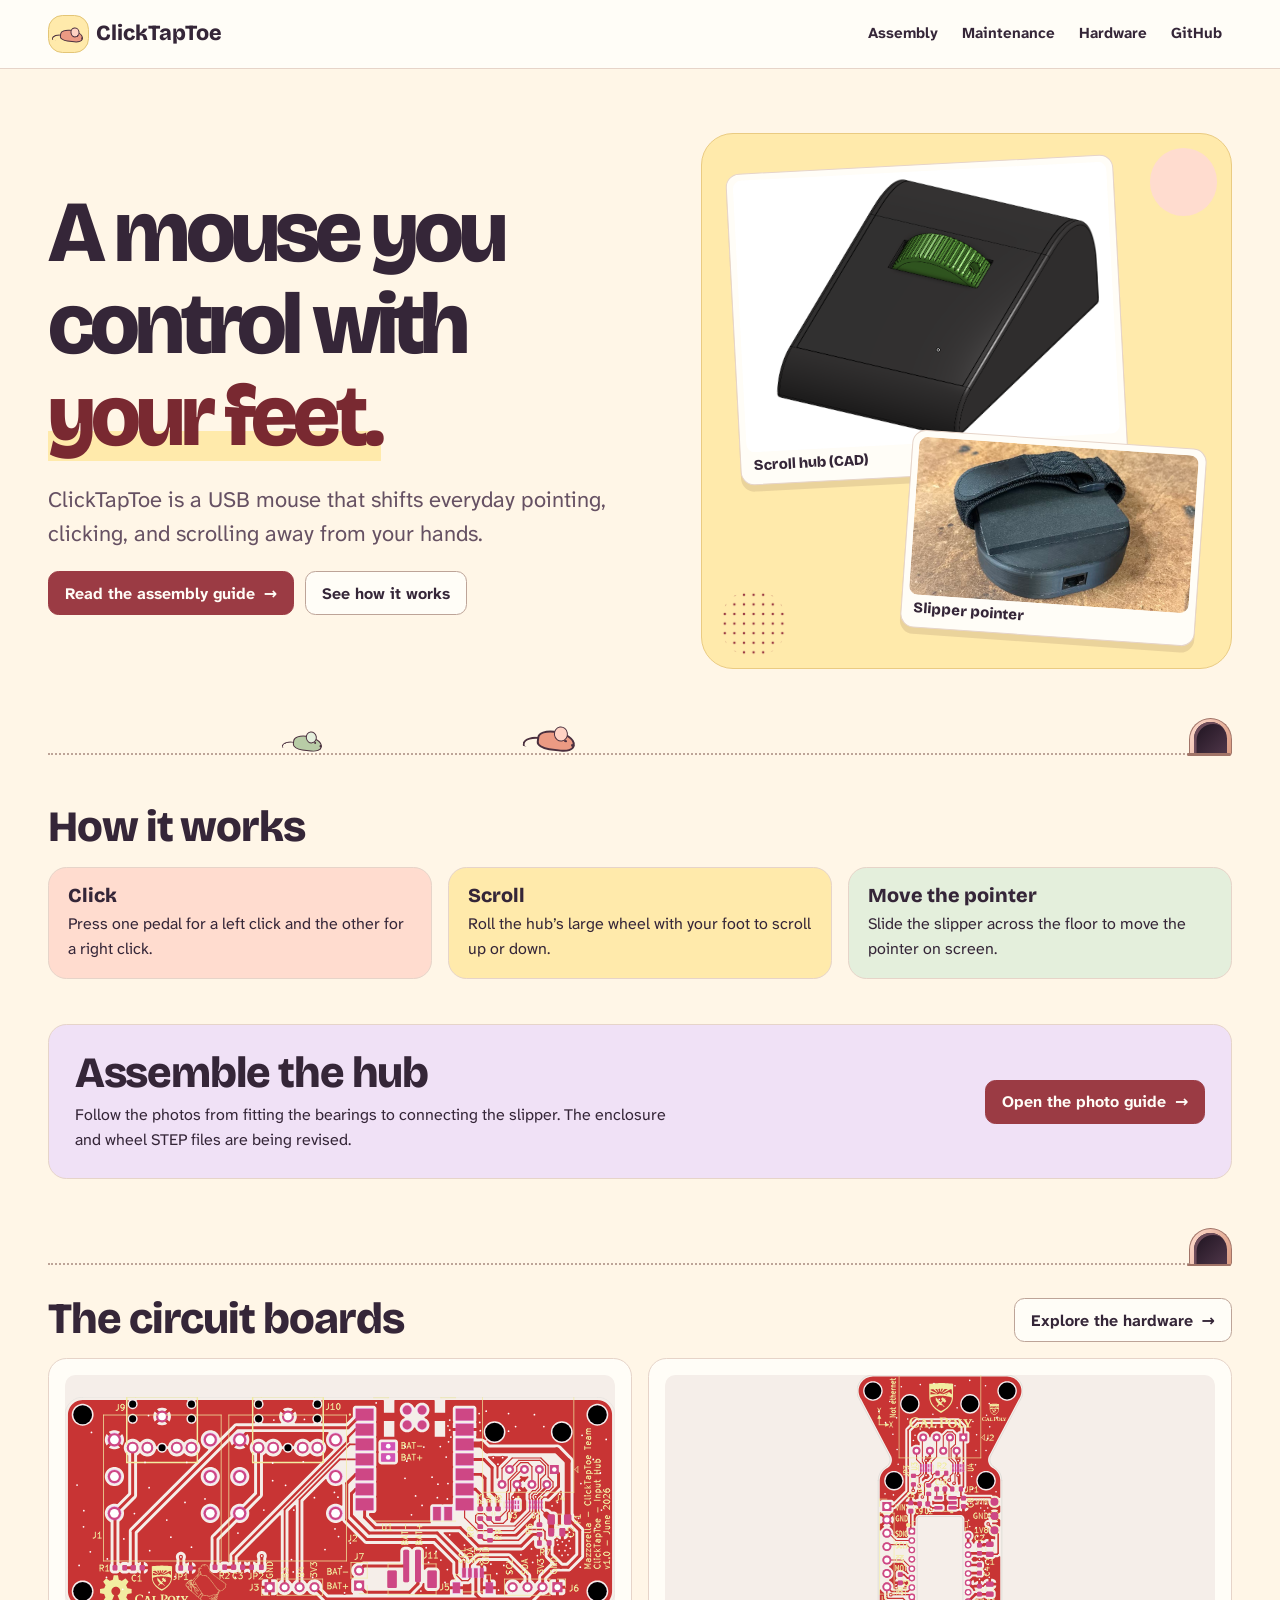
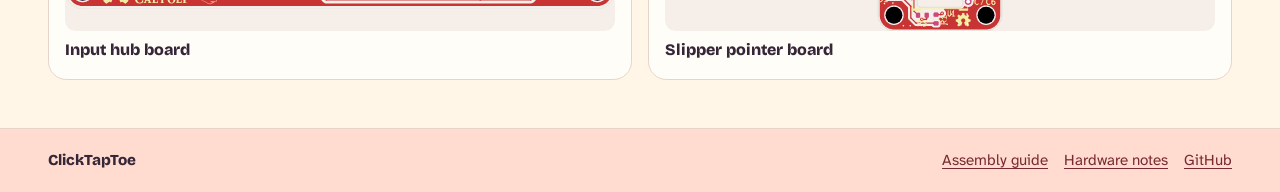
<file: index.html>
<!doctype html>
<html lang="en">
  <head>
    <meta charset="utf-8">
    <meta name="viewport" content="width=device-width, initial-scale=1">
    <meta name="description" content="ClickTapToe is a foot-operated USB mouse with click pedals, a scroll wheel, and a slipper pointer.">
    <meta name="theme-color" content="#fff6e7">
    <title>ClickTapToe | Foot-operated mouse</title>
    <link rel="icon" type="image/png" sizes="64x64" href="docs/assets/mouse-favicon.png">
    <link rel="preconnect" href="https://fonts.googleapis.com">
    <link rel="preconnect" href="https://fonts.gstatic.com" crossorigin>
    <link rel="stylesheet" href="https://fonts.googleapis.com/css2?family=Atkinson+Hyperlegible+Next:wght@400;600;700&amp;family=Bricolage+Grotesque:opsz,wght@12..96,600;12..96,700;12..96,800&amp;display=swap">
    <link rel="stylesheet" href="docs/assets/site.css?v=project-pages">
    <link rel="stylesheet" href="docs/assets/home.css?v=project-pages">
    <script src="docs/assets/site.js?v=project-pages" defer></script>
  </head>
  <body data-hardware-page="docs/hardware.html">
    <a class="skip-link" href="#main-content">Skip to content</a>
    <header class="site-header">
      <nav class="page-shell site-nav" aria-label="Project navigation">
        <a class="wordmark" href="index.html" aria-current="page">
          <span class="brand-mark" aria-hidden="true"><span class="mouse-mark"><span class="mouse-body"></span></span></span>
          ClickTapToe
        </a>
        <div class="navlinks">
          <a href="docs/hub-assembly.html">Assembly</a>
          <a href="docs/maintenance.html">Maintenance</a>
          <a href="docs/hardware.html">Hardware</a>
          <a href="https://github.com/Mazzorella/ClickTapToe">GitHub</a>
        </div>
      </nav>
    </header>

    <main class="home-main" id="main-content">
      <section class="page-shell hero" aria-labelledby="home-title">
        <div>
          <h1 id="home-title">A mouse you control with <span class="hero-emphasis">your feet.</span></h1>
          <p class="lede">
            ClickTapToe is a USB mouse that shifts everyday pointing, clicking,
            and scrolling away from your hands.
          </p>
          <div class="intro-actions">
            <a class="button primary" href="docs/hub-assembly.html">Read the assembly guide <span aria-hidden="true">→</span></a>
            <a class="button" href="#how-it-works">See how it works</a>
          </div>
        </div>
        <div class="hero-photos">
          <figure class="hero-photo hub-photo">
            <img src="docs/assets/scroll-hub-cad.png" alt="CAD view of the enclosed black scroll hub with a green wheel" width="1802" height="1478">
            <figcaption>Scroll hub (CAD)</figcaption>
          </figure>
          <figure class="hero-photo pointer-photo">
            <img class="slipper-crop" src="docs/assets/assembly/13-slipper-pointer.jpg" alt="Black slipper pointer with its foot strap and cable socket" width="788" height="1400">
            <figcaption>Slipper pointer</figcaption>
          </figure>
        </div>
      </section>

      <div class="page-shell mouse-trail home-trail" data-mouse-trail data-direction="right" aria-hidden="true">
        <div class="mouse-lane">
          <span class="mouse-mark trail-mouse following"><span class="mouse-body"></span></span>
          <span class="mouse-mark trail-mouse"><span class="mouse-body"></span></span>
        </div>
        <span class="mouse-hole"></span>
      </div>

      <section class="page-shell how-section" id="how-it-works" aria-labelledby="controls-title">
        <h2 id="controls-title">How it works</h2>
        <div class="controls-grid">
          <article class="control-card">
            <h3>Click</h3>
            <p>Press one pedal for a left click and the other for a right click.</p>
          </article>
          <article class="control-card">
            <h3>Scroll</h3>
            <p>Roll the hub’s large wheel with your foot to scroll up or down.</p>
          </article>
          <article class="control-card">
            <h3>Move the pointer</h3>
            <p>Slide the slipper across the floor to move the pointer on screen.</p>
          </article>
        </div>
      </section>

      <section class="page-shell guide-summary" id="assembly" aria-labelledby="assembly-title">
        <div>
          <h2 id="assembly-title">Assemble the hub</h2>
          <p>Follow the photos from fitting the bearings to connecting the slipper. The enclosure and wheel STEP files are being revised.</p>
        </div>
        <a class="button primary" href="docs/hub-assembly.html">Open the photo guide <span aria-hidden="true">→</span></a>
      </section>

      <div class="page-shell mouse-trail home-trail" data-mouse-trail data-direction="left" aria-hidden="true">
        <div class="mouse-lane">
          <span class="mouse-mark trail-mouse following"><span class="mouse-body"></span></span>
          <span class="mouse-mark trail-mouse"><span class="mouse-body"></span></span>
        </div>
        <span class="mouse-hole"></span>
      </div>

      <section class="page-shell home-boards" id="boards" aria-labelledby="boards-title">
        <div class="home-boards-heading">
          <h2 id="boards-title">The circuit boards</h2>
          <a class="button" href="docs/hardware.html">Explore the hardware <span aria-hidden="true">→</span></a>
        </div>
        <div class="image-grid">
          <figure class="board-image">
            <a href="docs/hardware.html#input-hub" aria-label="Explore the input hub board">
              <img src="docs/assets/input-hub-board.svg" alt="Top view of the input hub circuit board" loading="lazy">
            </a>
            <figcaption>Input hub board</figcaption>
          </figure>
          <figure class="board-image">
            <a href="docs/hardware.html#mouse-pointer" aria-label="Explore the slipper pointer board">
              <img src="docs/assets/mouse-pointer-board.svg" alt="Top view of the slipper pointer circuit board" loading="lazy">
            </a>
            <figcaption>Slipper pointer board</figcaption>
          </figure>
        </div>
      </section>
    </main>

    <footer class="site-footer">
      <div class="page-shell footer-inner">
        <strong>ClickTapToe</strong>
        <div class="footer-links">
          <a href="docs/hub-assembly.html">Assembly guide</a>
          <a href="https://github.com/Mazzorella/ClickTapToe/blob/main/HARDWARE.md">Hardware notes</a>
          <a href="https://github.com/Mazzorella/ClickTapToe">GitHub</a>
        </div>
      </div>
    </footer>
  </body>
</html>
</file>
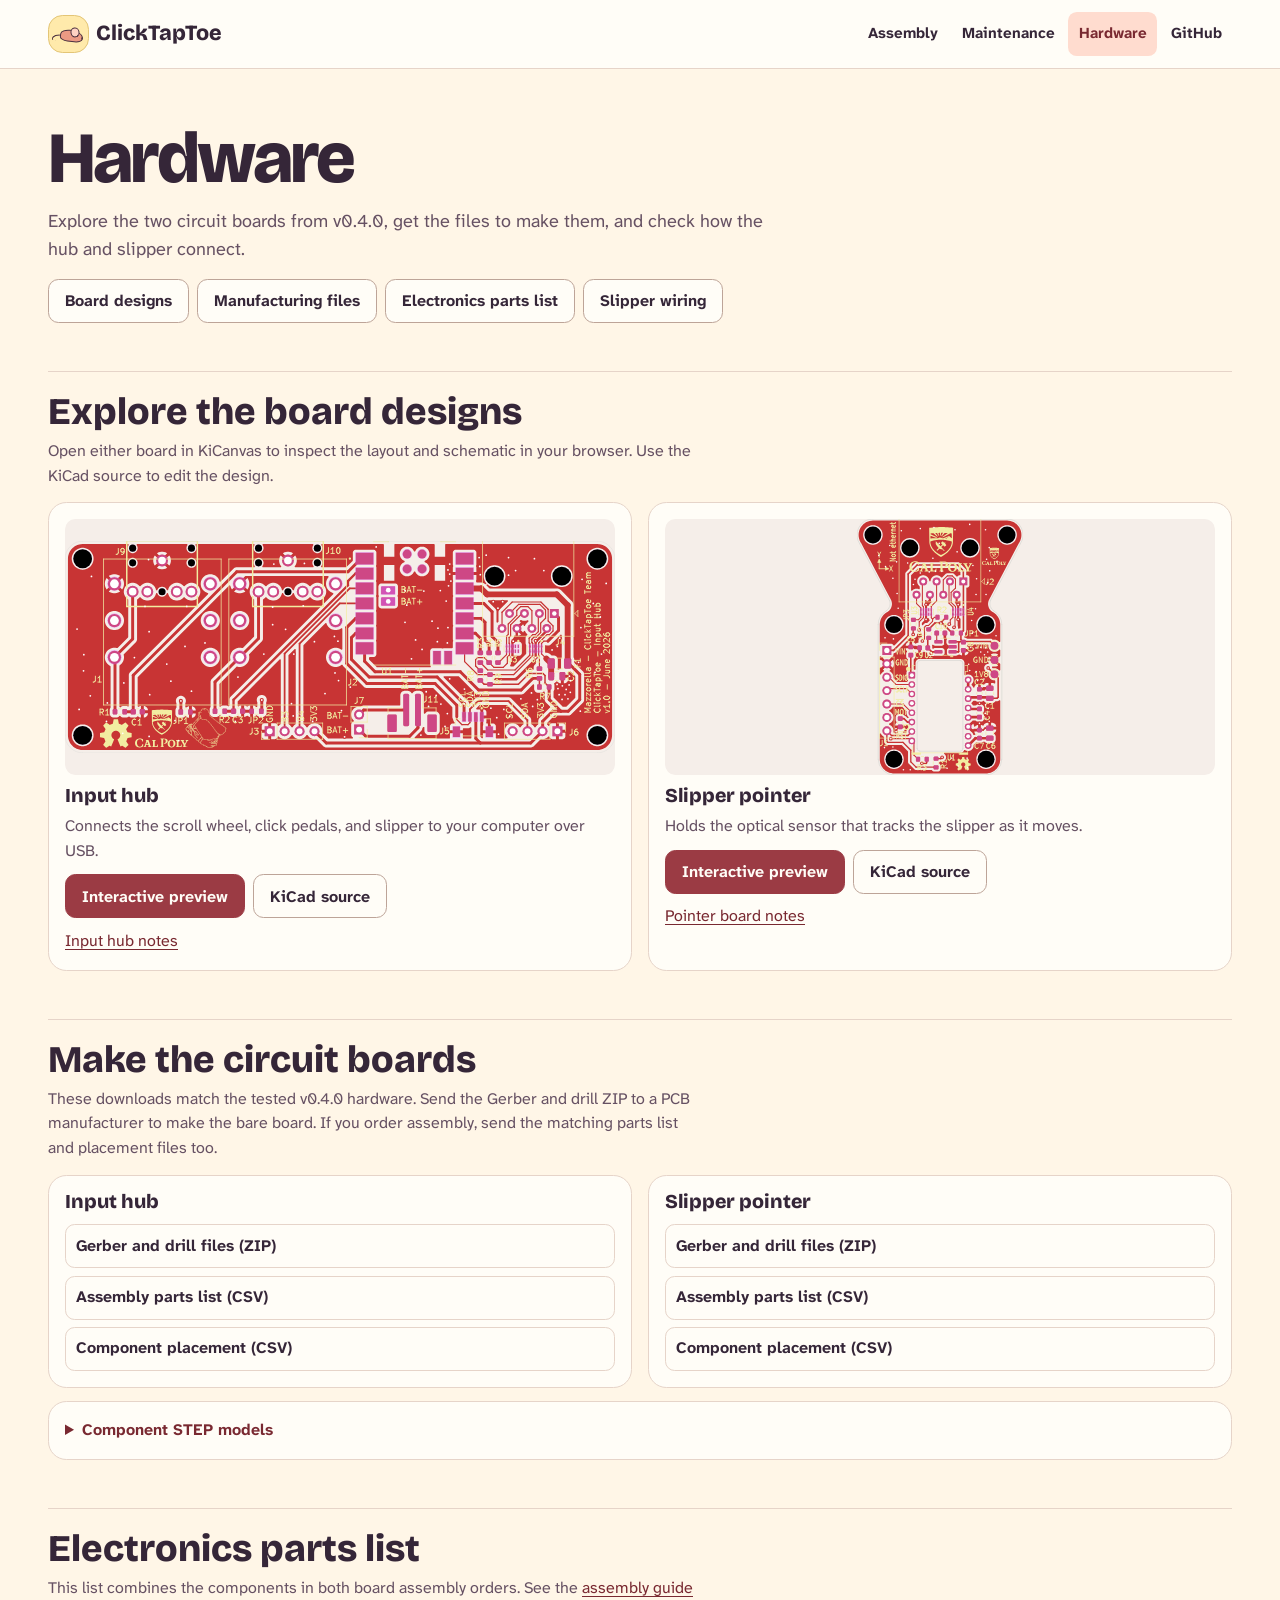
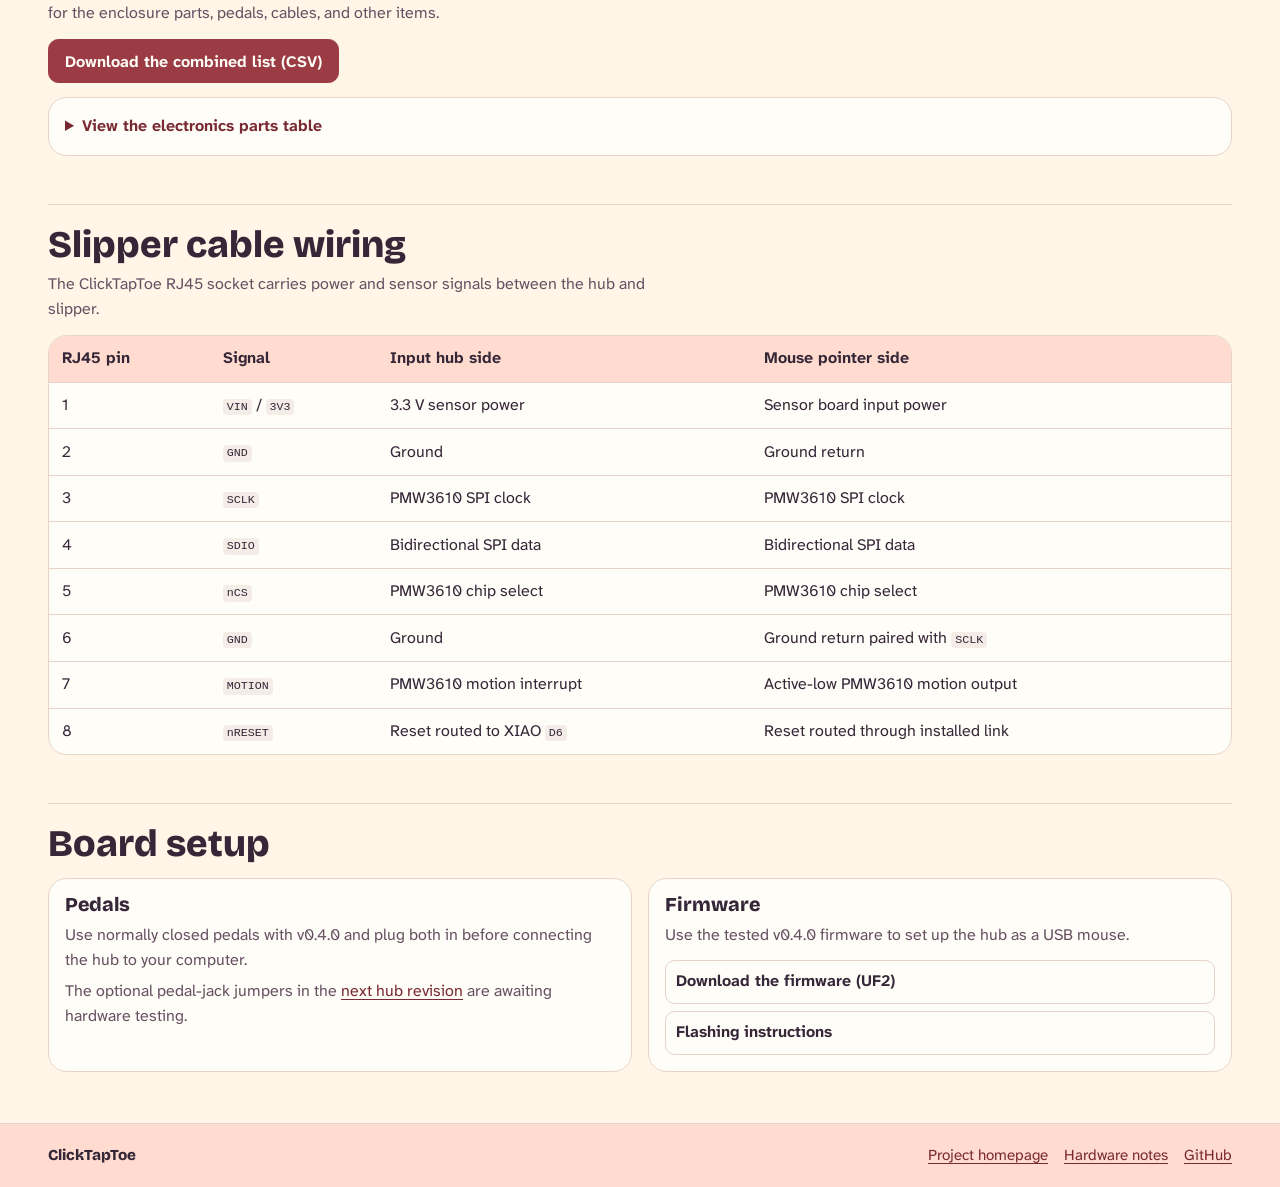
<file: docs/hardware.html>
<!doctype html>
<html lang="en">
  <head>
    <meta charset="utf-8">
    <meta name="viewport" content="width=device-width, initial-scale=1">
    <meta name="description" content="Circuit board designs, manufacturing files, and wiring for ClickTapToe.">
    <meta name="theme-color" content="#fff6e7">
    <title>Hardware | ClickTapToe</title>
    <link rel="icon" type="image/png" sizes="64x64" href="assets/mouse-favicon.png">
    <link rel="preconnect" href="https://fonts.googleapis.com">
    <link rel="preconnect" href="https://fonts.gstatic.com" crossorigin>
    <link rel="stylesheet" href="https://fonts.googleapis.com/css2?family=Atkinson+Hyperlegible+Next:wght@400;600;700&amp;family=Bricolage+Grotesque:opsz,wght@12..96,600;12..96,700;12..96,800&amp;display=swap">
    <link rel="stylesheet" href="assets/site.css?v=project-pages">
    <link rel="stylesheet" href="assets/hardware.css?v=project-pages">
  </head>
  <body>
    <a class="skip-link" href="#main-content">Skip to content</a>
    <header class="site-header">
      <nav class="page-shell site-nav" aria-label="Project navigation">
        <a class="wordmark" href="../index.html">
          <span class="brand-mark" aria-hidden="true"><span class="mouse-mark"><span class="mouse-body"></span></span></span>
          ClickTapToe
        </a>
        <div class="navlinks">
          <a href="hub-assembly.html">Assembly</a>
          <a href="maintenance.html">Maintenance</a>
          <a href="hardware.html" aria-current="page">Hardware</a>
          <a href="https://github.com/Mazzorella/ClickTapToe">GitHub</a>
        </div>
      </nav>
    </header>

    <main class="page-shell resource-main hardware" id="main-content">
      <header class="resource-heading" id="hardware">
        <h1>Hardware</h1>
        <p>Explore the two circuit boards from v0.4.0, get the files to make them, and check how the hub and slipper connect.</p>
      </header>

      <nav class="resource-actions" aria-label="Hardware sections">
        <a class="button" href="#boards">Board designs</a>
        <a class="button" href="#files">Manufacturing files</a>
        <a class="button" href="#bom">Electronics parts list</a>
        <a class="button" href="#pinout">Slipper wiring</a>
      </nav>

      <section class="resource-section" id="boards" aria-labelledby="boards-title">
        <div class="resource-section-heading">
          <h2 id="boards-title">Explore the board designs</h2>
          <p>Open either board in KiCanvas to inspect the layout and schematic in your browser. Use the KiCad source to edit the design.</p>
        </div>

        <div class="image-grid" id="interactive">
          <article class="board-image" id="input-hub">
            <img src="assets/input-hub-board.svg" alt="Top view of the input hub circuit board">
            <h3>Input hub</h3>
            <p>Connects the scroll wheel, click pedals, and slipper to your computer over USB.</p>
            <div class="resource-actions">
              <a class="button primary" href="../hardware/input-hub/kicanvas.html" aria-label="Open the interactive input hub board preview">Interactive preview</a>
              <a class="button" href="https://github.com/Mazzorella/ClickTapToe/tree/v0.4.0/hardware/input-hub/kicad" aria-label="Input hub KiCad source">KiCad source</a>
            </div>
            <a href="https://github.com/Mazzorella/ClickTapToe/tree/main/hardware/input-hub#readme">Input hub notes</a>
          </article>
          <article class="board-image" id="mouse-pointer">
            <img src="assets/mouse-pointer-board.svg" alt="Top view of the slipper pointer circuit board">
            <h3>Slipper pointer</h3>
            <p>Holds the optical sensor that tracks the slipper as it moves.</p>
            <div class="resource-actions">
              <a class="button primary" href="../hardware/mouse-pointer/kicanvas.html" aria-label="Open the interactive slipper board preview">Interactive preview</a>
              <a class="button" href="https://github.com/Mazzorella/ClickTapToe/tree/v0.4.0/hardware/mouse-pointer/kicad" aria-label="Slipper pointer KiCad source">KiCad source</a>
            </div>
            <a href="https://github.com/Mazzorella/ClickTapToe/tree/main/hardware/mouse-pointer#readme">Pointer board notes</a>
          </article>
        </div>
      </section>

      <section class="resource-section" id="files" aria-labelledby="files-title">
        <div class="resource-section-heading">
          <h2 id="files-title">Make the circuit boards</h2>
          <p>These downloads match the tested v0.4.0 hardware. Send the Gerber and drill ZIP to a PCB manufacturer to make the bare board. If you order assembly, send the matching parts list and placement files too.</p>
        </div>

        <div class="image-grid">
          <article class="resource-card">
            <h3>Input hub</h3>
            <ul class="download-links">
              <li><a href="assets/v0.4.0/input-hub/input_hub.zip" download>Gerber and drill files (ZIP)</a></li>
              <li><a href="assets/v0.4.0/input-hub/bom.csv" download>Assembly parts list (CSV)</a></li>
              <li><a href="assets/v0.4.0/input-hub/positions.csv" download>Component placement (CSV)</a></li>
            </ul>
          </article>
          <article class="resource-card">
            <h3>Slipper pointer</h3>
            <ul class="download-links">
              <li><a href="https://raw.githubusercontent.com/Mazzorella/ClickTapToe/v0.4.0/hardware/mouse-pointer/kicad/production/Mouse_Pointer_1.0.zip" download>Gerber and drill files (ZIP)</a></li>
              <li><a href="https://raw.githubusercontent.com/Mazzorella/ClickTapToe/v0.4.0/hardware/mouse-pointer/kicad/production/bom.csv" download>Assembly parts list (CSV)</a></li>
              <li><a href="https://raw.githubusercontent.com/Mazzorella/ClickTapToe/v0.4.0/hardware/mouse-pointer/kicad/production/positions.csv" download>Component placement (CSV)</a></li>
            </ul>
          </article>
        </div>

        <details class="resource-details" id="component-models">
          <summary>Component STEP models</summary>
          <p>Use these models to check clearances for individual parts, such as connectors and sensors. The enclosure and wheel design files are being revised.</p>
          <div class="image-grid">
            <div>
              <h3>Input hub components</h3>
              <ul class="download-links">
                <li><a href="../hardware/input-hub/kicad/3dmodels/102010448.step" download>XIAO controller module</a></li>
                <li><a href="../hardware/input-hub/kicad/3dmodels/ACJMIH.step" download>¼-inch pedal jack</a></li>
                <li><a href="../hardware/input-hub/kicad/3dmodels/AUDIO-TH_PJ-307.step" download>3.5 mm pedal jack</a></li>
                <li><a href="../hardware/input-hub/kicad/3dmodels/54602-908LFc.stp" download>RJ45 socket</a></li>
              </ul>
            </div>
            <div>
              <h3>Slipper pointer components</h3>
              <ul class="download-links">
                <li><a href="../hardware/mouse-pointer/kicad/3dmodels/PMW3610DM-SUDU.step" download>PMW3610 optical sensor</a></li>
                <li><a href="../hardware/mouse-pointer/kicad/3dmodels/54602-908LFc.stp" download>RJ45 socket</a></li>
                <li><a href="../hardware/mouse-pointer/kicad/3dmodels/TPD4E05U06DQAR.step" download>ESD protection chip</a></li>
              </ul>
            </div>
          </div>
        </details>
      </section>

      <section class="resource-section" id="bom" aria-labelledby="bom-title">
        <div class="resource-section-heading">
          <h2 id="bom-title">Electronics parts list</h2>
          <p>This list combines the components in both board assembly orders. See the <a href="hub-assembly.html#parts">assembly guide</a> for the enclosure parts, pedals, cables, and other items.</p>
        </div>
        <a class="button primary" href="assets/clicktaptoe-electronics-bom.csv" download>Download the combined list (CSV)</a>
        <details class="resource-details">
          <summary>View the electronics parts table</summary>
          <div class="bom-table" role="region" aria-label="Electronics parts list table" tabindex="0">
            <table>
              <thead>
                <tr>
                  <th>Qty</th>
                  <th>Value</th>
                  <th>Footprint</th>
                  <th>LCSC part</th>
                  <th>Used on</th>
                </tr>
              </thead>
              <tbody>
                <tr>
                  <td class="qty">4</td>
                  <td><code>1uF</code></td>
                  <td>0603</td>
                  <td><code>C15849</code></td>
                  <td>Input hub C1 C3; mouse pointer C8 C9</td>
                </tr>
                <tr>
                  <td class="qty">2</td>
                  <td><code>10uF</code></td>
                  <td>0805</td>
                  <td><code>C15850</code></td>
                  <td>Input hub C2; mouse pointer C6</td>
                </tr>
                <tr>
                  <td class="qty">1</td>
                  <td><code>1206L012WR</code></td>
                  <td>1206</td>
                  <td><code>C151160</code></td>
                  <td>Input hub F1</td>
                </tr>
                <tr>
                  <td class="qty">1</td>
                  <td><code>B2B-PH-SM4-TB</code></td>
                  <td>JST_PH_B2B-PH-SM4-TB_1x02-1MP_P2.00mm_Vertical</td>
                  <td><code>C160352</code></td>
                  <td>Input hub J11</td>
                </tr>
                <tr>
                  <td class="qty">1</td>
                  <td><code>BM04B-SRSS-TB_LF__SN_</code></td>
                  <td>JST_BM04B-SRSS-TB_LF__SN_</td>
                  <td><code>C160390</code></td>
                  <td>Input hub J5</td>
                </tr>
                <tr>
                  <td class="qty">2</td>
                  <td><code>330</code></td>
                  <td>0603</td>
                  <td><code>C23138</code></td>
                  <td>Input hub R1 R2</td>
                </tr>
                <tr>
                  <td class="qty">3</td>
                  <td><code>47R</code></td>
                  <td>0603</td>
                  <td><code>C23182</code></td>
                  <td>Input hub R3 R4 R5</td>
                </tr>
                <tr>
                  <td class="qty">2</td>
                  <td><code>100</code></td>
                  <td>0603</td>
                  <td><code>C22775</code></td>
                  <td>Input hub R6; mouse pointer R3</td>
                </tr>
                <tr>
                  <td class="qty">4</td>
                  <td><code>10k</code></td>
                  <td>0603</td>
                  <td><code>C25804</code></td>
                  <td>Input hub R7 R8 R9; mouse pointer R1</td>
                </tr>
                <tr>
                  <td class="qty">4</td>
                  <td><code>TPD4E05U06DQAR</code></td>
                  <td>IC_TPD4E05U06DQAR</td>
                  <td><code>C138714</code></td>
                  <td>Input hub U2 U3; mouse pointer U3 U4</td>
                </tr>
                <tr>
                  <td class="qty">1</td>
                  <td><code>3.3uF/16V</code></td>
                  <td>0805</td>
                  <td><code>C7393948</code></td>
                  <td>Mouse pointer C1</td>
                </tr>
                <tr>
                  <td class="qty">3</td>
                  <td><code>100nF</code></td>
                  <td>0603</td>
                  <td><code>C14663</code></td>
                  <td>Mouse pointer C2 C3 C4</td>
                </tr>
                <tr>
                  <td class="qty">2</td>
                  <td><code>10nF</code></td>
                  <td>0603</td>
                  <td><code>C57112</code></td>
                  <td>Mouse pointer C5 C7</td>
                </tr>
                <tr>
                  <td class="qty">2</td>
                  <td><code>0R</code></td>
                  <td>0603</td>
                  <td><code>C21189</code></td>
                  <td>Mouse pointer JP1 JP3</td>
                </tr>
                <tr>
                  <td class="qty">1</td>
                  <td><code>PMW3610</code></td>
                  <td>PMW3610DM-SUDU 16Pin</td>
                  <td><code>C42442560</code></td>
                  <td>Mouse pointer U1</td>
                </tr>
                <tr>
                  <td class="qty">1</td>
                  <td><code>TLV74318PDBVR</code></td>
                  <td>SOT-23-5_HandSoldering</td>
                  <td><code>C485152</code></td>
                  <td>Mouse pointer U2</td>
                </tr>
              </tbody>
            </table>
          </div>
        </details>
      </section>

      <section class="resource-section" id="pinout" aria-labelledby="pinout-title">
        <div class="resource-section-heading">
          <h2 id="pinout-title">Slipper cable wiring</h2>
          <p>The ClickTapToe RJ45 socket carries power and sensor signals between the hub and slipper.</p>
        </div>
        <div class="pinout" role="region" aria-label="Slipper cable pinout table" tabindex="0">
          <table>
            <thead>
              <tr>
                <th>RJ45 pin</th>
                <th>Signal</th>
                <th>Input hub side</th>
                <th>Mouse pointer side</th>
              </tr>
            </thead>
            <tbody>
              <tr>
                <td>1</td>
                <td><code>VIN</code> / <code>3V3</code></td>
                <td>3.3 V sensor power</td>
                <td>Sensor board input power</td>
              </tr>
              <tr>
                <td>2</td>
                <td><code>GND</code></td>
                <td>Ground</td>
                <td>Ground return</td>
              </tr>
              <tr>
                <td>3</td>
                <td><code>SCLK</code></td>
                <td>PMW3610 SPI clock</td>
                <td>PMW3610 SPI clock</td>
              </tr>
              <tr>
                <td>4</td>
                <td><code>SDIO</code></td>
                <td>Bidirectional SPI data</td>
                <td>Bidirectional SPI data</td>
              </tr>
              <tr>
                <td>5</td>
                <td><code>nCS</code></td>
                <td>PMW3610 chip select</td>
                <td>PMW3610 chip select</td>
              </tr>
              <tr>
                <td>6</td>
                <td><code>GND</code></td>
                <td>Ground</td>
                <td>Ground return paired with <code>SCLK</code></td>
              </tr>
              <tr>
                <td>7</td>
                <td><code>MOTION</code></td>
                <td>PMW3610 motion interrupt</td>
                <td>Active-low PMW3610 motion output</td>
              </tr>
              <tr>
                <td>8</td>
                <td><code>nRESET</code></td>
                <td>Reset routed to XIAO <code>D6</code></td>
                <td>Reset routed through installed link</td>
              </tr>
            </tbody>
          </table>
        </div>
      </section>

      <section class="resource-section" aria-labelledby="setup-title">
        <div class="resource-section-heading">
          <h2 id="setup-title">Board setup</h2>
        </div>
        <div class="image-grid">
          <article class="resource-card">
            <h3>Pedals</h3>
            <p>Use normally closed pedals with v0.4.0 and plug both in before connecting the hub to your computer.</p>
            <p>The optional pedal-jack jumpers in the <a href="https://github.com/Mazzorella/ClickTapToe/tree/main/hardware/input-hub#readme">next hub revision</a> are awaiting hardware testing.</p>
          </article>
          <article class="resource-card">
            <h3>Firmware</h3>
            <p>Use the tested v0.4.0 firmware to set up the hub as a USB mouse.</p>
            <ul class="download-links">
              <li><a href="https://raw.githubusercontent.com/Mazzorella/ClickTapToe/v0.4.0/firmware/clicktaptoe_xiao_usb_zmk.uf2" download>Download the firmware (UF2)</a></li>
              <li><a href="https://github.com/Mazzorella/ClickTapToe#flashing">Flashing instructions</a></li>
            </ul>
          </article>
        </div>
      </section>
    </main>

    <footer class="site-footer">
      <div class="page-shell footer-inner">
        <strong>ClickTapToe</strong>
        <div class="footer-links">
          <a href="../index.html">Project homepage</a>
          <a href="https://github.com/Mazzorella/ClickTapToe/blob/main/HARDWARE.md">Hardware notes</a>
          <a href="https://github.com/Mazzorella/ClickTapToe">GitHub</a>
        </div>
      </div>
    </footer>
  </body>
</html>
</file>
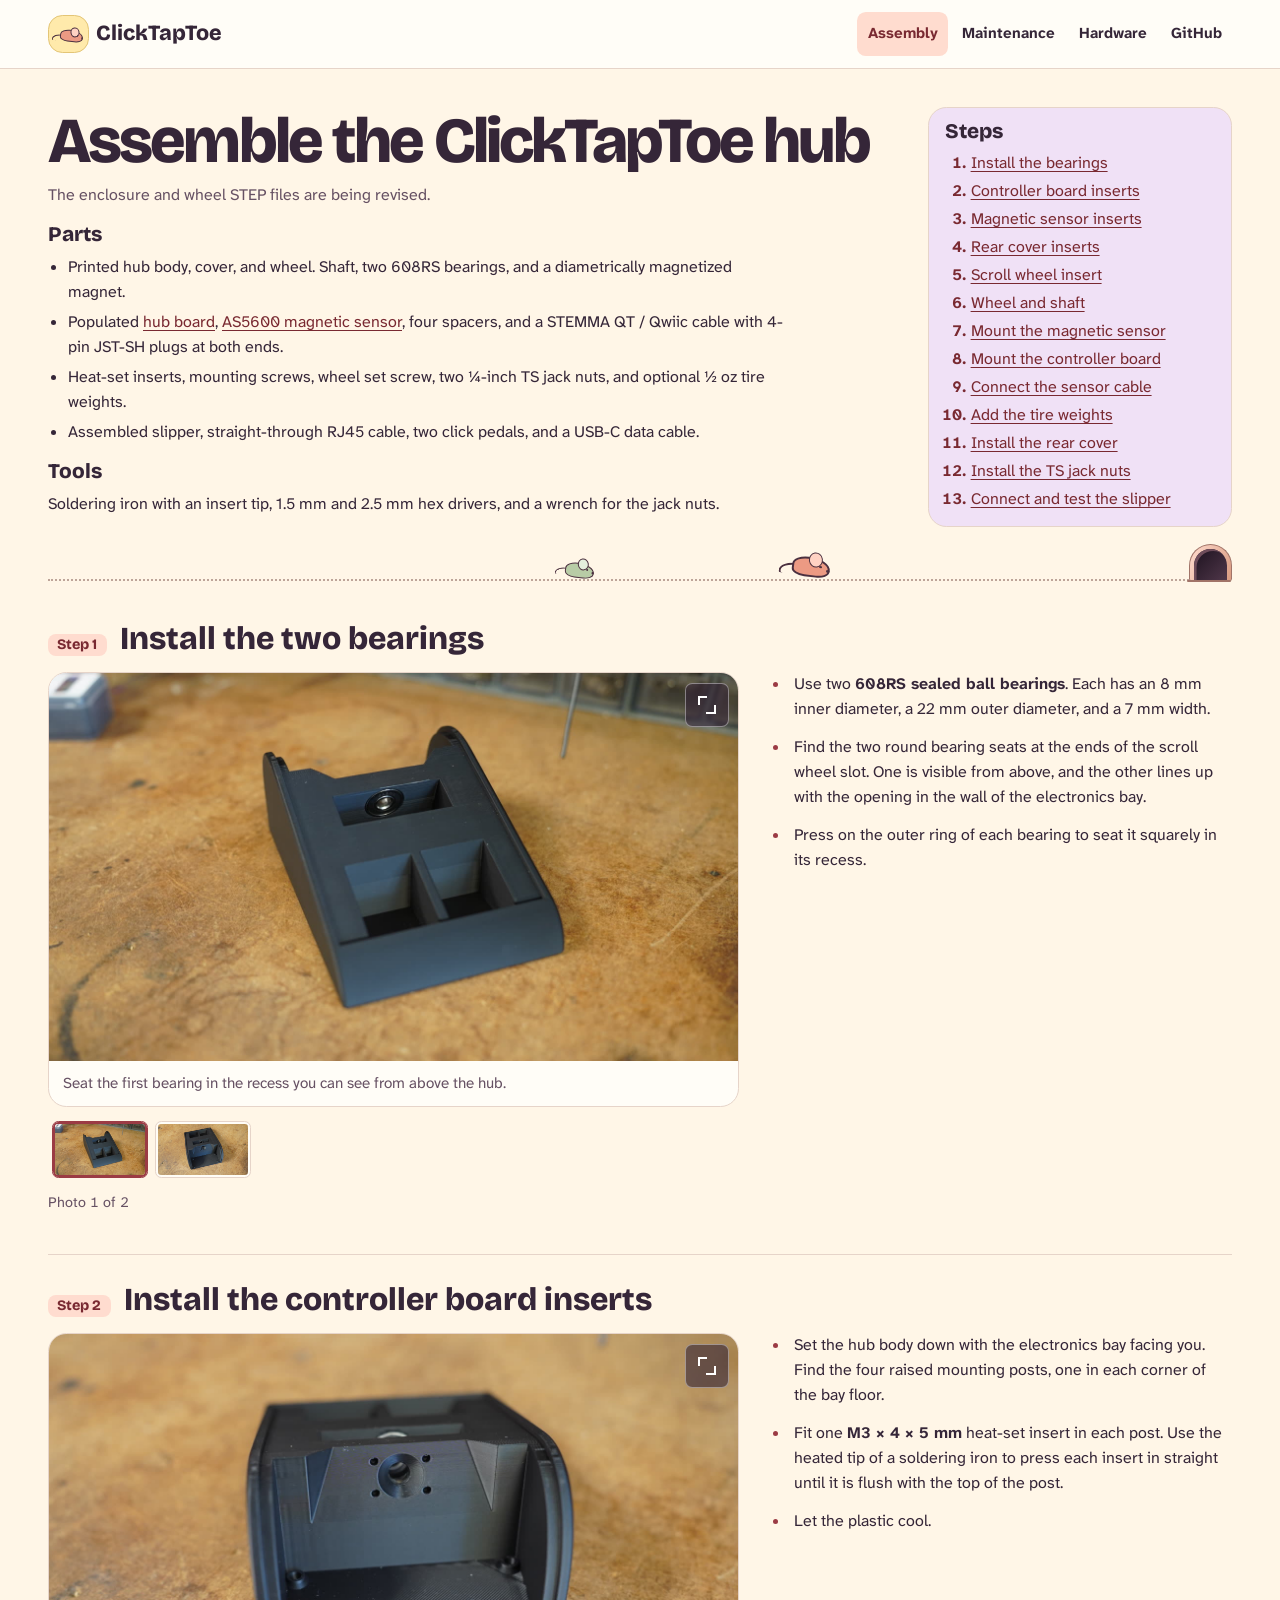
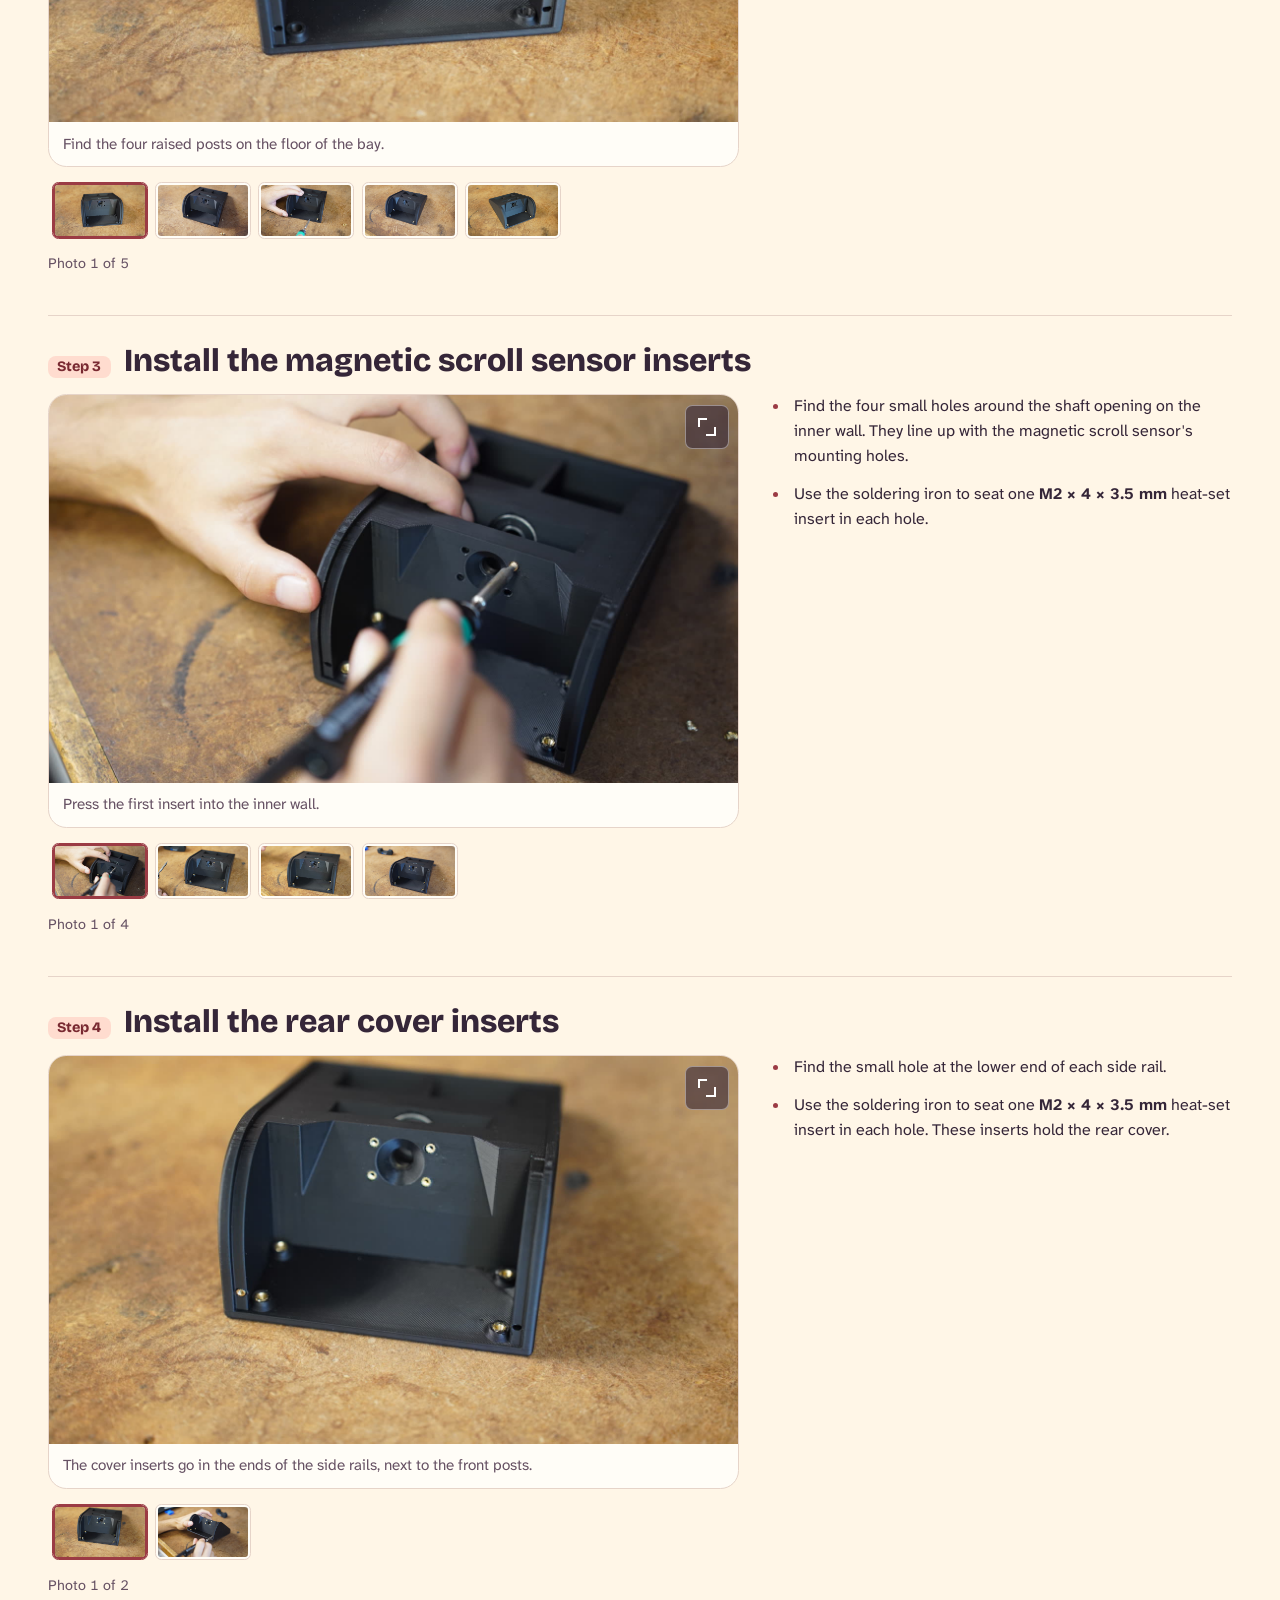
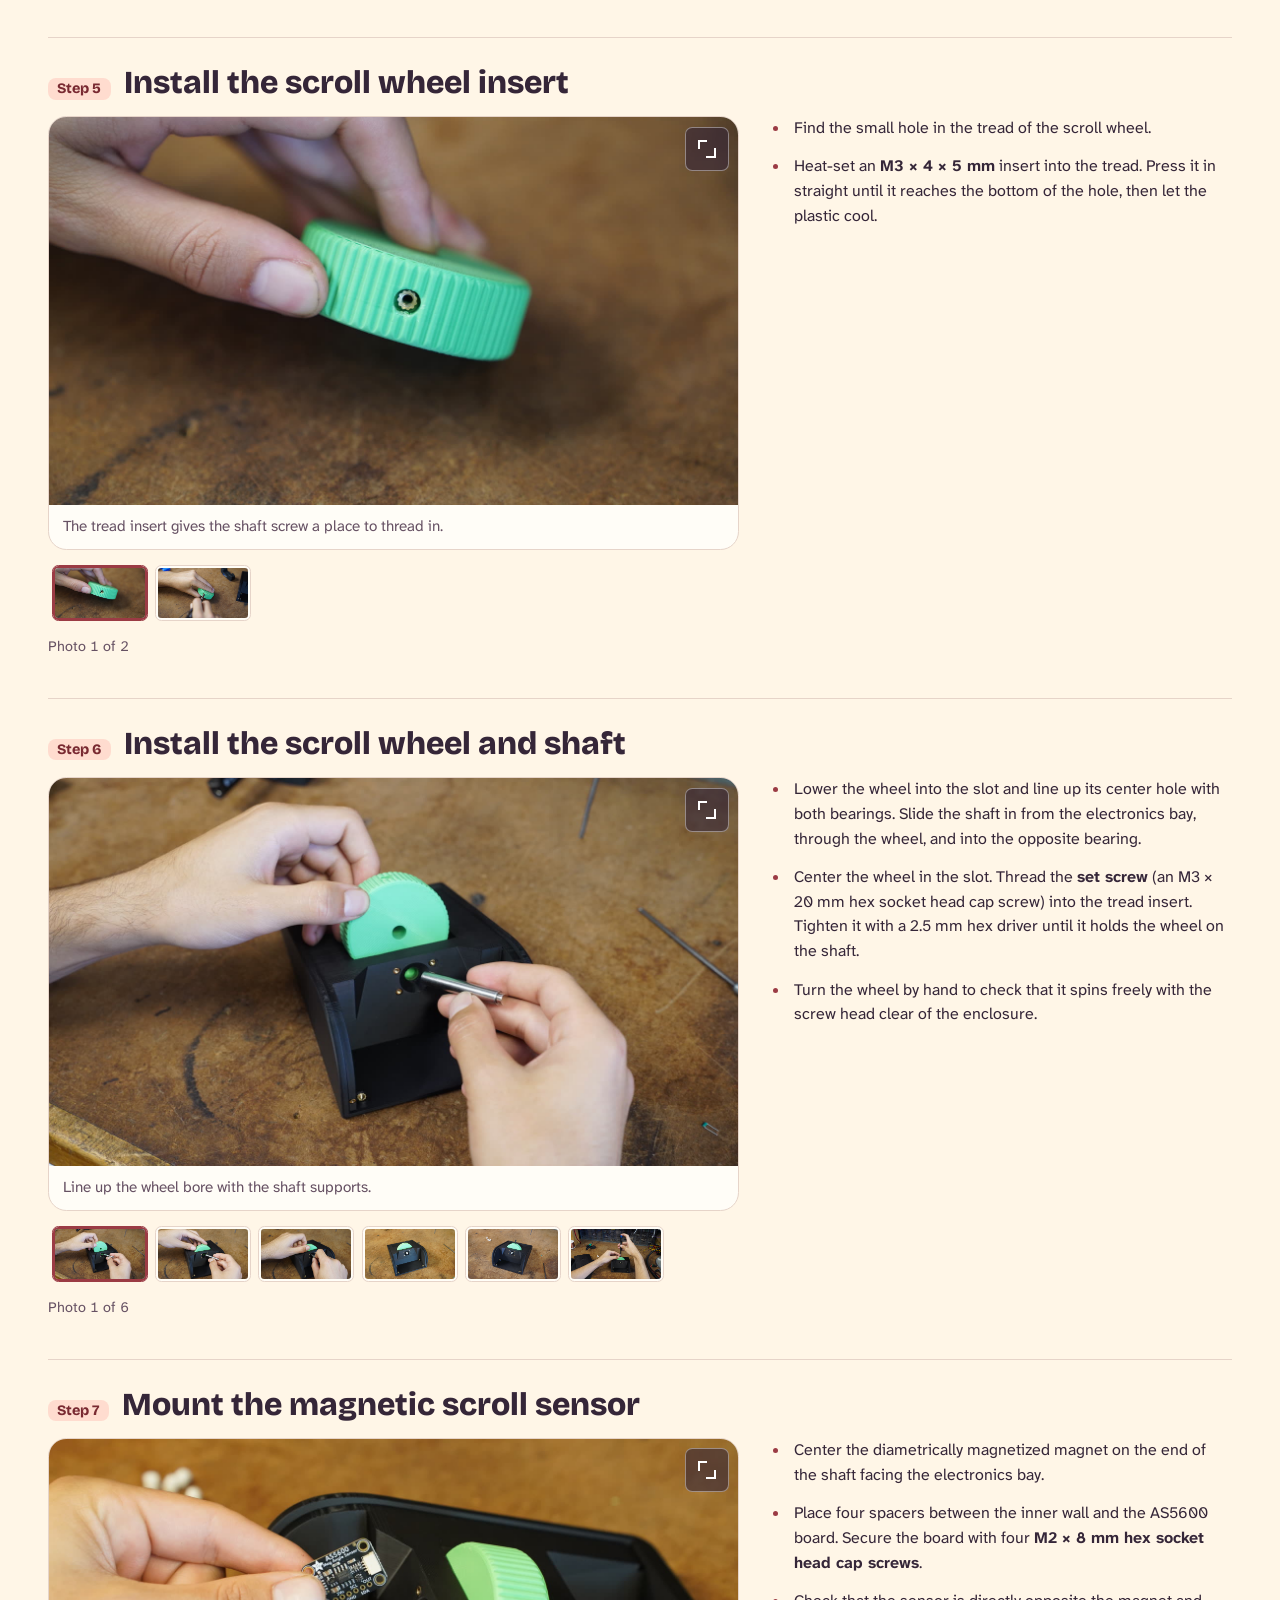
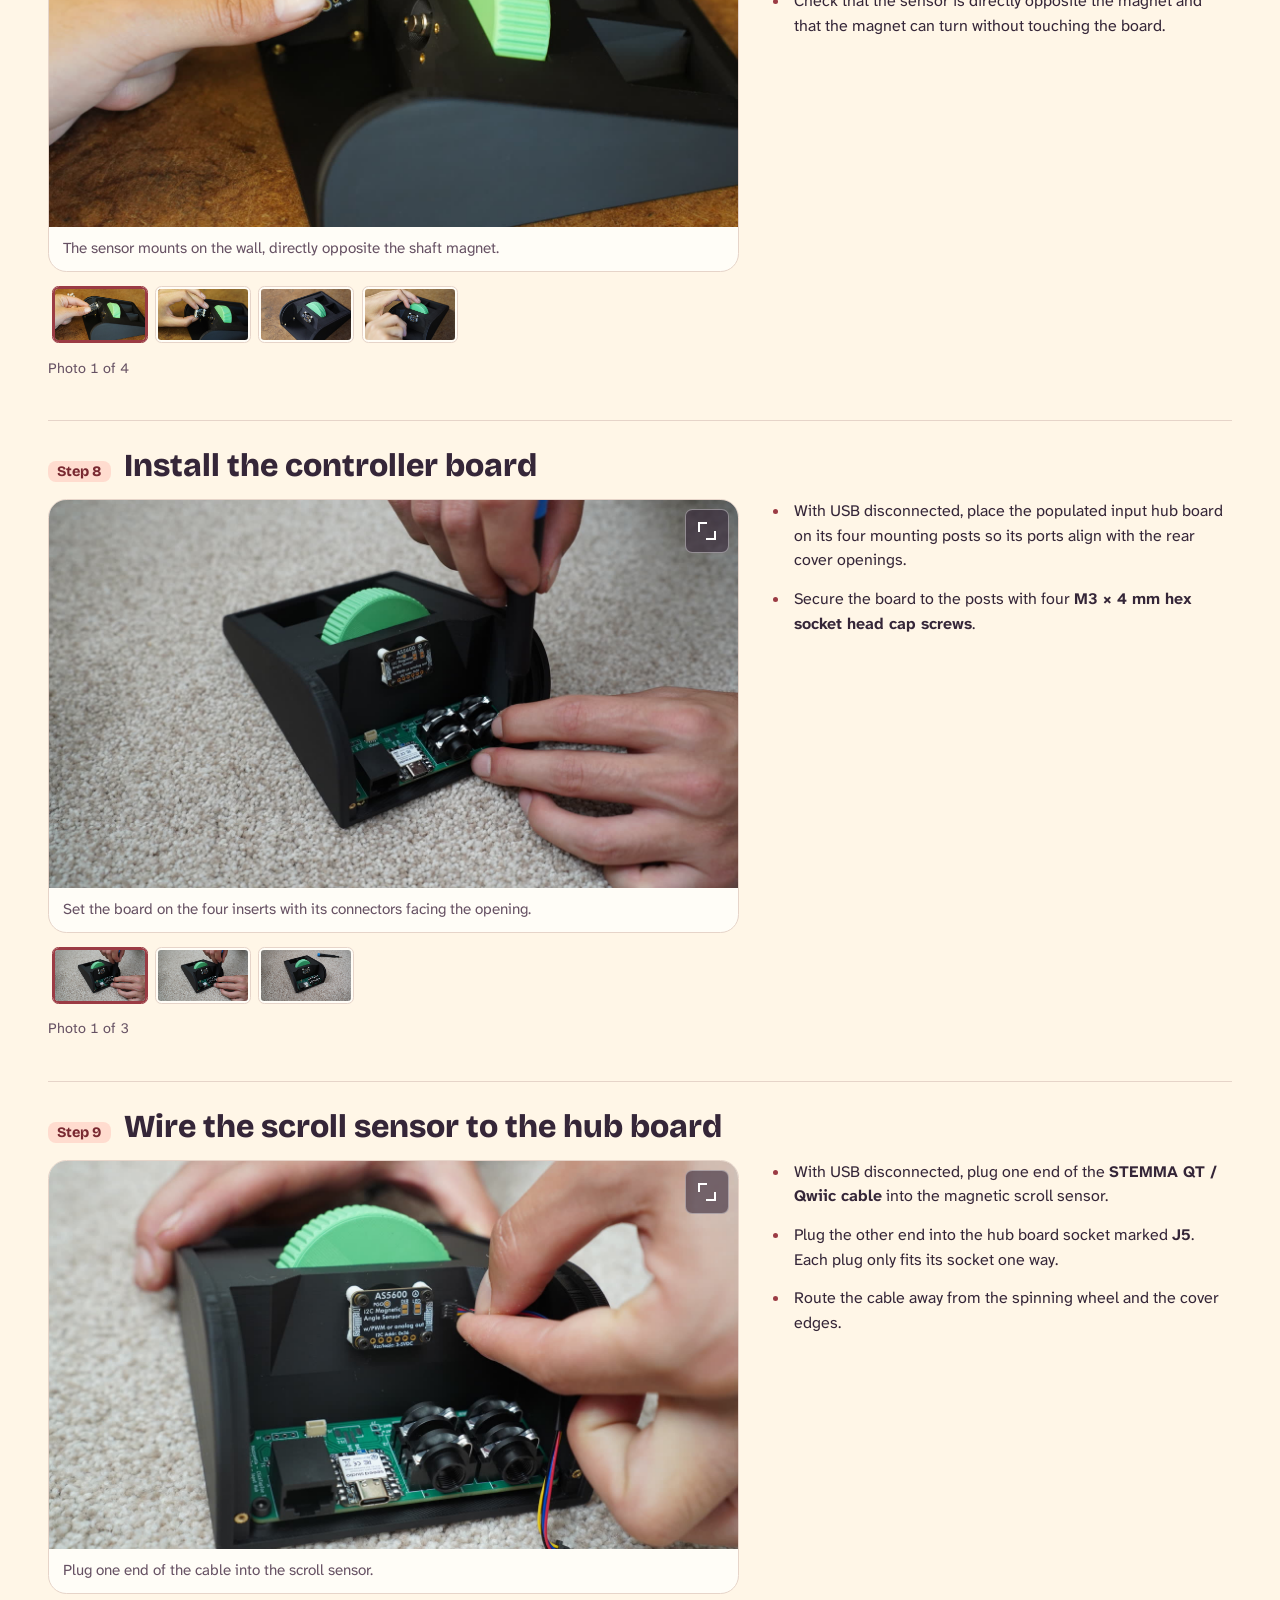
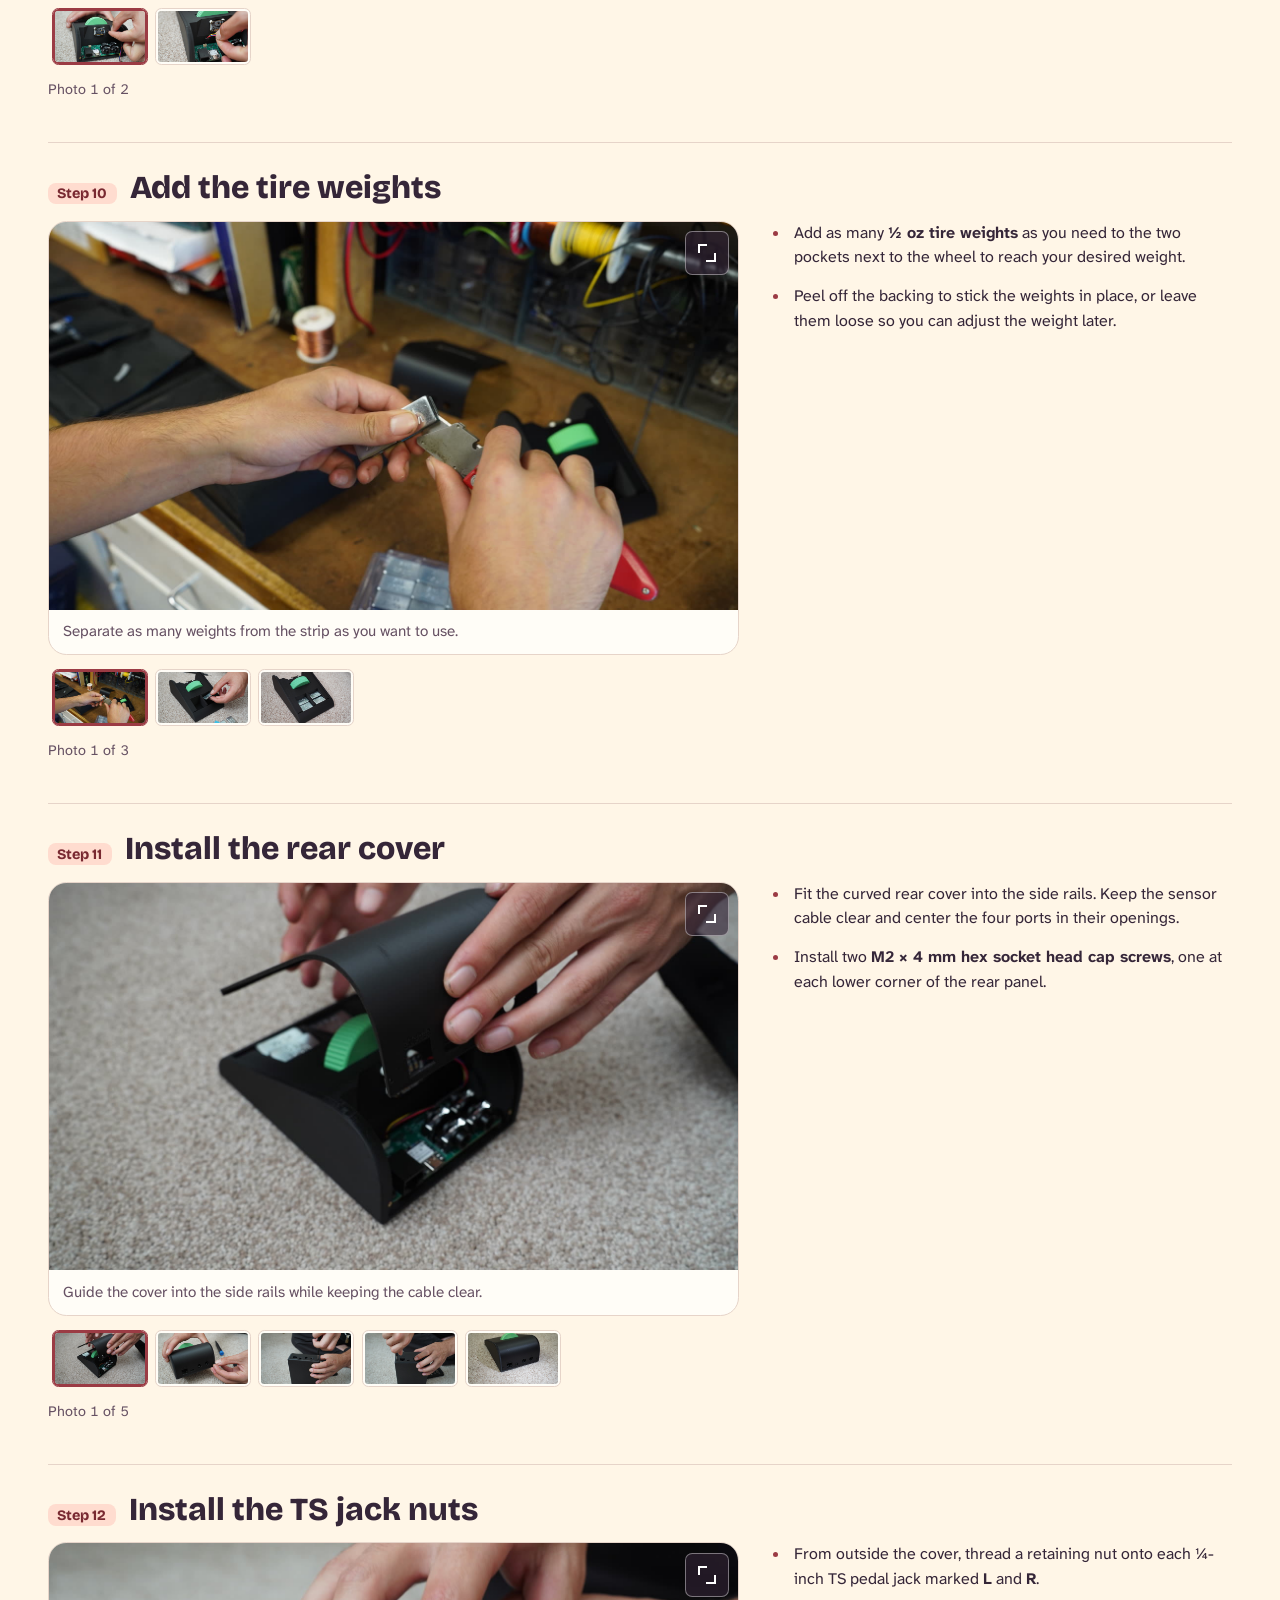
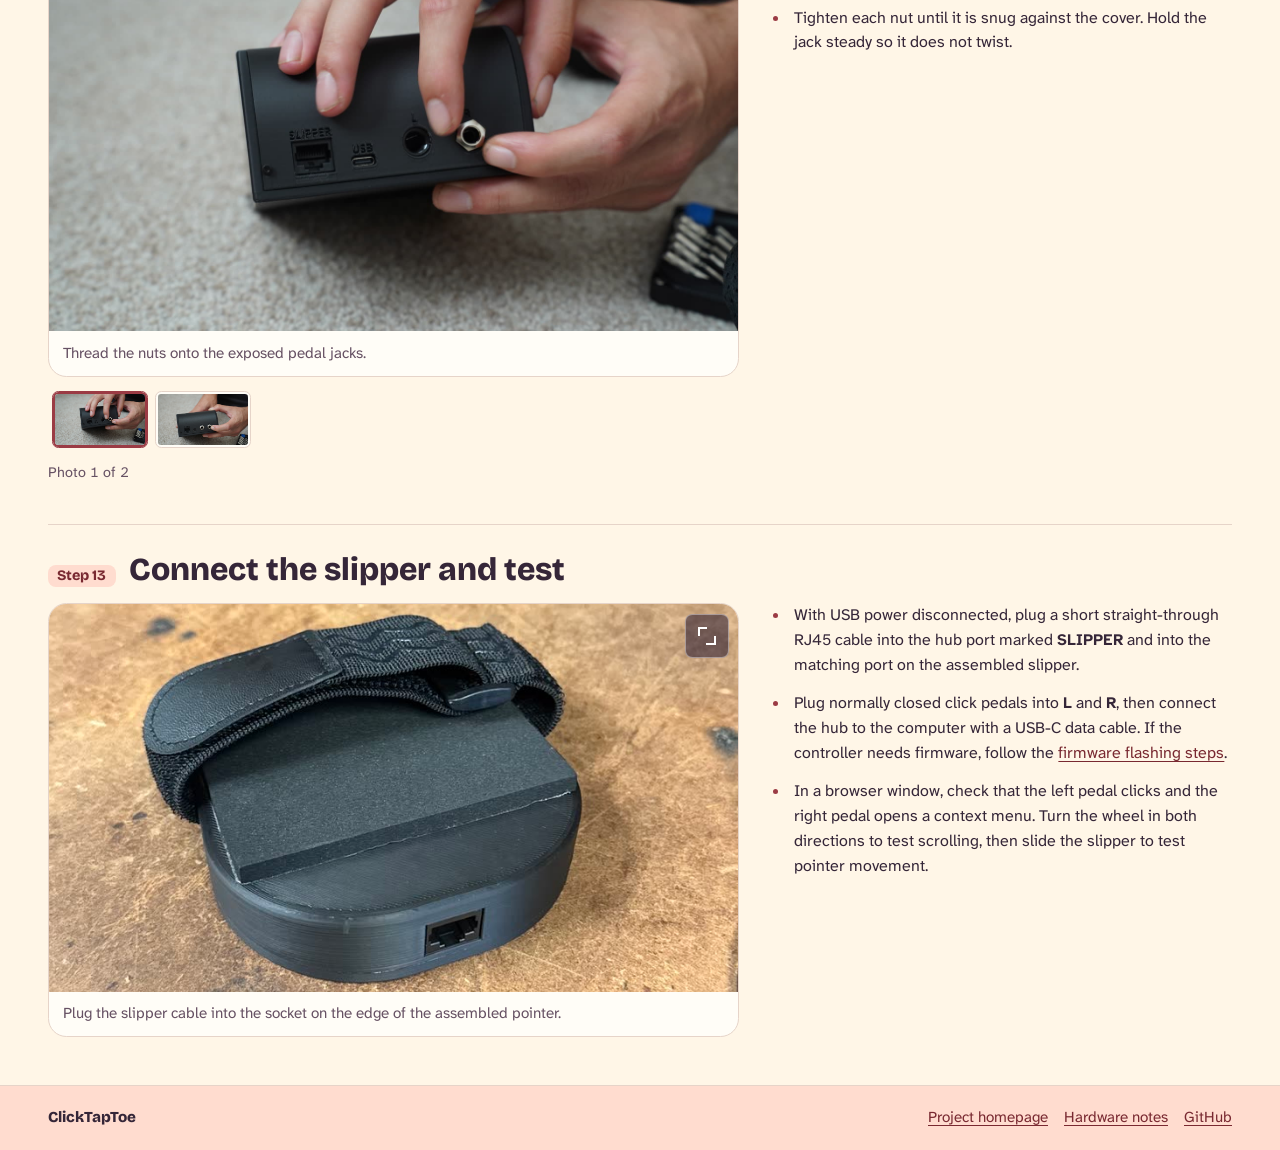
<file: docs/hub-assembly.html>
<!doctype html>
<html lang="en">
  <head>
    <meta charset="utf-8">
    <meta name="viewport" content="width=device-width, initial-scale=1">
    <meta name="description" content="A photo guide to assembling the ClickTapToe scroll hub and connecting its slipper pointer.">
    <meta name="theme-color" content="#fff6e7">
    <title>ClickTapToe Hub Assembly Guide</title>
    <link rel="icon" type="image/png" sizes="64x64" href="assets/mouse-favicon.png">
    <link rel="preconnect" href="https://fonts.googleapis.com">
    <link rel="preconnect" href="https://fonts.gstatic.com" crossorigin>
    <link rel="stylesheet" href="https://fonts.googleapis.com/css2?family=Atkinson+Hyperlegible+Next:wght@400;600;700&amp;family=Bricolage+Grotesque:opsz,wght@12..96,600;12..96,700;12..96,800&amp;display=swap">
    <link rel="stylesheet" href="assets/site.css?v=project-pages">
    <link rel="stylesheet" href="assets/hub-assembly.css?v=mouse-arch">
    <script src="assets/site.js?v=project-pages" defer></script>
    <script src="assets/hub-assembly.js?v=slipper-crop" defer></script>
  </head>
  <body>
    <a class="skip-link" href="#main-content">Skip to content</a>
    <header class="site-header">
      <nav class="page-shell site-nav" aria-label="Project navigation">
        <a class="wordmark" href="../index.html">
          <span class="brand-mark" aria-hidden="true"><span class="mouse-mark"><span class="mouse-body"></span></span></span>
          ClickTapToe
        </a>
        <div class="navlinks">
          <a href="hub-assembly.html" aria-current="page">Assembly</a>
          <a href="maintenance.html">Maintenance</a>
          <a href="hardware.html">Hardware</a>
          <a href="https://github.com/Mazzorella/ClickTapToe">GitHub</a>
        </div>
      </nav>
    </header>
    <main class="page-shell guide-main" id="main-content">
      <div class="guide-overview">
        <div>
          <header class="intro">
            <h1>Assemble the ClickTapToe hub</h1>
            <p>The enclosure and wheel STEP files are being revised.</p>
          </header>

          <section class="equipment" aria-labelledby="parts">
            <h2 id="parts">Parts</h2>
            <ul>
              <li>Printed hub body, cover, and wheel. Shaft, two 608RS bearings, and a diametrically magnetized magnet.</li>
              <li>Populated <a href="hardware.html#files">hub board</a>, <a href="https://www.adafruit.com/product/6357">AS5600 magnetic sensor</a>, four spacers, and a STEMMA QT / Qwiic cable with 4-pin JST-SH plugs at both ends.</li>
              <li>Heat-set inserts, mounting screws, wheel set screw, two ¼-inch TS jack nuts, and optional ½ oz tire weights.</li>
              <li>Assembled slipper, straight-through RJ45 cable, two click pedals, and a USB-C data cable.</li>
            </ul>
          </section>

          <section class="equipment" aria-labelledby="tools">
            <h2 id="tools">Tools</h2>
            <p>Soldering iron with an insert tip, 1.5 mm and 2.5 mm hex drivers, and a wrench for the jack nuts.</p>
          </section>
        </div>

        <nav class="contents" id="assembly-steps" aria-label="Assembly steps">
          <h2>Steps</h2>
          <ol>
            <li><a href="#bearings">Install the bearings</a></li>
            <li><a href="#board-inserts">Controller board inserts</a></li>
            <li><a href="#sensor-inserts">Magnetic sensor inserts</a></li>
            <li><a href="#cover-inserts">Rear cover inserts</a></li>
            <li><a href="#wheel-insert">Scroll wheel insert</a></li>
            <li><a href="#wheel">Wheel and shaft</a></li>
            <li><a href="#sensor">Mount the magnetic sensor</a></li>
            <li><a href="#hub-board">Mount the controller board</a></li>
            <li><a href="#sensor-wiring">Connect the sensor cable</a></li>
            <li><a href="#weights">Add the tire weights</a></li>
            <li><a href="#cover">Install the rear cover</a></li>
            <li><a href="#jack-nuts">Install the TS jack nuts</a></li>
            <li><a href="#slipper">Connect and test the slipper</a></li>
          </ol>
        </nav>
      </div>

      <div class="mouse-trail guide-trail" data-mouse-trail data-direction="right" aria-hidden="true">
        <div class="mouse-lane">
          <span class="mouse-mark trail-mouse following"><span class="mouse-body"></span></span>
          <span class="mouse-mark trail-mouse"><span class="mouse-body"></span></span>
        </div>
        <span class="mouse-hole"></span>
      </div>

      <section class="step" aria-labelledby="bearings">
        <h2 id="bearings"><span class="step-number">Step 1</span> Install the two bearings</h2>
        <div class="step-body">
          <div class="step-photos" data-gallery>
            <figure>
              <img src="assets/assembly/01a-bearing-in-wheel-slot.jpg" alt="First bearing seated in the round recess visible in the scroll wheel slot" width="1400" height="788" loading="lazy">
              <figcaption>Seat the first bearing in the recess you can see from above the hub.</figcaption>
            </figure>
            <figure>
              <img src="assets/assembly/01b-bearing-at-electronics-bay.jpg" alt="Second bearing visible through the shaft opening on the electronics bay wall" width="1400" height="788" loading="lazy">
              <figcaption>The second bearing lines up with the shaft opening in the electronics bay.</figcaption>
            </figure>
          </div>
          <ul class="instructions">
            <li>Use two <strong>608RS sealed ball bearings</strong>. Each has an 8 mm inner diameter, a 22 mm outer diameter, and a 7 mm width.</li>
            <li>Find the two round bearing seats at the ends of the scroll wheel slot. One is visible from above, and the other lines up with the opening in the wall of the electronics bay.</li>
            <li>Press on the outer ring of each bearing to seat it squarely in its recess.</li>
          </ul>
        </div>
      </section>

      <section class="step" aria-labelledby="board-inserts">
        <h2 id="board-inserts"><span class="step-number">Step 2</span> Install the controller board inserts</h2>
        <div class="step-body">
          <div class="step-photos" data-gallery>
            <figure>
              <img src="assets/assembly/02a-empty-electronics-bay.jpg" alt="Front view into the empty bay with two raised mounting posts on each side" width="1400" height="788" loading="lazy">
              <figcaption>Find the four raised posts on the floor of the bay.</figcaption>
            </figure>
            <figure>
              <img src="assets/assembly/02b-board-insert-closeup.jpg" alt="Close view of the first insert at the left corner and more inserts on the bench" width="1400" height="788" loading="lazy">
              <figcaption>Check that the insert sits straight and level with the top of the post.</figcaption>
            </figure>
            <figure>
              <img src="assets/assembly/02c-press-in-board-insert.jpg" alt="Heated tip at the front right mounting post while a hand steadies the housing" width="1400" height="788" loading="lazy">
              <figcaption>Steady the housing while pressing in the next insert.</figcaption>
            </figure>
            <figure>
              <img src="assets/assembly/02d-three-board-inserts.jpg" alt="Three brass inserts in the electronics bay with one rear mounting post still empty" width="1400" height="788" loading="lazy">
              <figcaption>Continue with the posts farther inside the bay.</figcaption>
            </figure>
            <figure>
              <img src="assets/assembly/02e-four-board-inserts.jpg" alt="Four brass inserts seated in the raised mounting posts" width="1400" height="788" loading="lazy">
              <figcaption>The floor has four installed inserts, one for each board screw.</figcaption>
            </figure>
          </div>
          <ul class="instructions">
            <li>Set the hub body down with the electronics bay facing you. Find the four raised mounting posts, one in each corner of the bay floor.</li>
            <li>Fit one <strong>M3 × 4 × 5 mm</strong> heat-set insert in each post. Use the heated tip of a soldering iron to press each insert in straight until it is flush with the top of the post.</li>
            <li>Let the plastic cool.</li>
          </ul>
        </div>
      </section>

      <section class="step" aria-labelledby="sensor-inserts">
        <h2 id="sensor-inserts"><span class="step-number">Step 3</span> Install the magnetic scroll sensor inserts</h2>
        <div class="step-body">
          <div class="step-photos" data-gallery>
            <figure>
              <img src="assets/assembly/03a-press-in-sensor-insert.jpg" alt="Heated tip pressing an insert into one of the holes beside the shaft opening" width="1400" height="788" loading="lazy">
              <figcaption>Press the first insert into the inner wall.</figcaption>
            </figure>
            <figure>
              <img src="assets/assembly/03b-first-sensor-insert.jpg" alt="One brass sensor insert fitted above and to the right of the shaft opening" width="1400" height="788" loading="lazy">
              <figcaption>The first sensor insert is seated.</figcaption>
            </figure>
            <figure>
              <img src="assets/assembly/03c-two-sensor-inserts.jpg" alt="Two brass sensor inserts in opposite corners around the shaft opening" width="1400" height="788" loading="lazy">
              <figcaption>Repeat for the second mounting hole.</figcaption>
            </figure>
            <figure>
              <img src="assets/assembly/03d-three-sensor-inserts.jpg" alt="Three inserts around the shaft opening with the fourth hole still empty" width="1400" height="788" loading="lazy">
              <figcaption>Fit an insert in each of the four small holes.</figcaption>
            </figure>
          </div>
          <ul class="instructions">
            <li>Find the four small holes around the shaft opening on the inner wall. They line up with the magnetic scroll sensor's mounting holes.</li>
            <li>Use the soldering iron to seat one <strong>M2 × 4 × 3.5 mm</strong> heat-set insert in each hole.</li>
          </ul>
        </div>
      </section>

      <section class="step" aria-labelledby="cover-inserts">
        <h2 id="cover-inserts"><span class="step-number">Step 4</span> Install the rear cover inserts</h2>
        <div class="step-body">
          <div class="step-photos" data-gallery>
            <figure>
              <img src="assets/assembly/04a-cover-insert-location.jpg" alt="Left cover insert seated at the lower end of the side rail, with the right rail hole still empty" width="1400" height="788" loading="lazy">
              <figcaption>The cover inserts go in the ends of the side rails, next to the front posts.</figcaption>
            </figure>
            <figure>
              <img src="assets/assembly/04b-press-in-cover-insert.jpg" alt="Heated tip fitting an insert at the bottom of the right side rail" width="1400" height="788" loading="lazy">
              <figcaption>Fit a cover insert at the lower end of each rail.</figcaption>
            </figure>
          </div>
          <ul class="instructions">
            <li>Find the small hole at the lower end of each side rail.</li>
            <li>Use the soldering iron to seat one <strong>M2 × 4 × 3.5 mm</strong> heat-set insert in each hole. These inserts hold the rear cover.</li>
          </ul>
        </div>
      </section>

      <section class="step" aria-labelledby="wheel-insert">
        <h2 id="wheel-insert"><span class="step-number">Step 5</span> Install the scroll wheel insert</h2>
        <div class="step-body">
          <div class="step-photos" data-gallery>
            <figure>
              <img src="assets/assembly/05a-scroll-wheel-insert.jpg" alt="Brass insert in the hole in the green scroll wheel tread" width="1400" height="788" loading="lazy">
              <figcaption>The tread insert gives the shaft screw a place to thread in.</figcaption>
            </figure>
            <figure>
              <img src="assets/assembly/05b-heat-set-wheel-insert.jpg" alt="Heated tip at the brass insert in the edge of the scroll wheel" width="1400" height="788" loading="lazy">
              <figcaption>Seat the insert in the tread before fitting the wheel.</figcaption>
            </figure>
          </div>
          <ul class="instructions">
            <li>Find the small hole in the tread of the scroll wheel.</li>
            <li>Heat-set an <strong>M3 × 4 × 5 mm</strong> insert into the tread. Press it in straight until it reaches the bottom of the hole, then let the plastic cool.</li>
          </ul>
        </div>
      </section>

      <section class="step" aria-labelledby="wheel">
        <h2 id="wheel"><span class="step-number">Step 6</span> Install the scroll wheel and shaft</h2>
        <div class="step-body">
          <div class="step-photos" data-gallery>
            <figure>
              <img src="assets/assembly/06a-line-up-wheel-and-shaft.jpg" alt="Wheel held above the slot and shaft lined up with the inner wall opening" width="1400" height="788" loading="lazy">
              <figcaption>Line up the wheel bore with the shaft supports.</figcaption>
            </figure>
            <figure>
              <img src="assets/assembly/06b-start-wheel-shaft.jpg" alt="Wheel seated in the slot while the shaft is started from the electronics bay" width="1400" height="788" loading="lazy">
              <figcaption>Feed the shaft into the wheel from the electronics bay.</figcaption>
            </figure>
            <figure>
              <img src="assets/assembly/06c-seat-wheel-shaft.jpg" alt="Hands steadying the scroll wheel and pushing the shaft into place" width="1400" height="788" loading="lazy">
              <figcaption>Push the shaft through the wheel and into the opposite support.</figcaption>
            </figure>
            <figure>
              <img src="assets/assembly/06d-seated-shaft.jpg" alt="Installed scroll wheel with the round sensor end of the shaft visible inside the bay" width="1400" height="788" loading="lazy">
              <figcaption>The end of the shaft faces the four sensor mounting holes.</figcaption>
            </figure>
            <figure>
              <img src="assets/assembly/06e-start-wheel-screw.jpg" alt="Socket-head screw started in the tread at the top of the installed wheel" width="1400" height="788" loading="lazy">
              <figcaption>Start the set screw in the tread insert.</figcaption>
            </figure>
            <figure>
              <img src="assets/assembly/06f-secure-wheel-to-shaft.jpg" alt="Hex driver tightening the screw in the top of the wheel" width="1400" height="788" loading="lazy">
              <figcaption>Tighten the set screw until the wheel grips the shaft.</figcaption>
            </figure>
          </div>
          <ul class="instructions">
            <li>Lower the wheel into the slot and line up its center hole with both bearings. Slide the shaft in from the electronics bay, through the wheel, and into the opposite bearing.</li>
            <li>Center the wheel in the slot. Thread the <strong>set screw</strong> (an M3 × 20 mm hex socket head cap screw) into the tread insert. Tighten it with a 2.5 mm hex driver until it holds the wheel on the shaft.</li>
            <li>Turn the wheel by hand to check that it spins freely with the screw head clear of the enclosure.</li>
          </ul>
        </div>
      </section>

      <section class="step" aria-labelledby="sensor">
        <h2 id="sensor"><span class="step-number">Step 7</span> Mount the magnetic scroll sensor</h2>
        <div class="step-body">
          <div class="step-photos" data-gallery>
            <figure>
              <img src="assets/assembly/07a-scroll-sensor.jpg" alt="AS5600 board held near the round shaft end on the inner wall" width="1400" height="788" loading="lazy">
              <figcaption>The sensor mounts on the wall, directly opposite the shaft magnet.</figcaption>
            </figure>
            <figure>
              <img src="assets/assembly/07b-sensor-spacers.jpg" alt="Back of the AS5600 board with four white spacers held next to the shaft end" width="1400" height="788" loading="lazy">
              <figcaption>Fit a spacer at each of the four mounting holes.</figcaption>
            </figure>
            <figure>
              <img src="assets/assembly/07c-mounted-scroll-sensor.jpg" alt="AS5600 board mounted over the shaft with white spacers visible behind it" width="1400" height="788" loading="lazy">
              <figcaption>The spacers keep the sensor board clear of the rotating magnet.</figcaption>
            </figure>
            <figure>
              <img src="assets/assembly/07d-check-wheel-clearance.jpg" alt="One hand turning the wheel while the other is near the mounted AS5600 board" width="1400" height="788" loading="lazy">
              <figcaption>Turn the wheel and check that it moves freely with the sensor in place.</figcaption>
            </figure>
          </div>
          <ul class="instructions">
            <li>Center the diametrically magnetized magnet on the end of the shaft facing the electronics bay.</li>
            <li>Place four spacers between the inner wall and the AS5600 board. Secure the board with four <strong>M2 × 8 mm hex socket head cap screws</strong>.</li>
            <li>Check that the sensor is directly opposite the magnet and that the magnet can turn without touching the board.</li>
          </ul>
        </div>
      </section>

      <section class="step" aria-labelledby="hub-board">
        <h2 id="hub-board"><span class="step-number">Step 8</span> Install the controller board</h2>
        <div class="step-body">
          <div class="step-photos" data-gallery>
            <figure>
              <img src="assets/assembly/08a-position-hub-board.jpg" alt="Populated hub board placed on the floor of the bay while a driver tightens a screw" width="1400" height="788" loading="lazy">
              <figcaption>Set the board on the four inserts with its connectors facing the opening.</figcaption>
            </figure>
            <figure>
              <img src="assets/assembly/08b-secure-hub-board.jpg" alt="Hands holding the circuit board in position while a mounting screw is tightened" width="1400" height="788" loading="lazy">
              <figcaption>Secure the board to the four mounting posts.</figcaption>
            </figure>
            <figure>
              <img src="assets/assembly/08c-seated-hub-board.jpg" alt="Hub board seated in the enclosure below the AS5600 sensor" width="1400" height="788" loading="lazy">
              <figcaption>Check that the USB-C, pedal, and slipper sockets face the rear.</figcaption>
            </figure>
          </div>
          <ul class="instructions">
            <li>With USB disconnected, place the populated input hub board on its four mounting posts so its ports align with the rear cover openings.</li>
            <li>Secure the board to the posts with four <strong>M3 × 4 mm hex socket head cap screws</strong>.</li>
          </ul>
        </div>
      </section>

      <section class="step" aria-labelledby="sensor-wiring">
        <h2 id="sensor-wiring"><span class="step-number">Step 9</span> Wire the scroll sensor to the hub board</h2>
        <div class="step-body">
          <div class="step-photos" data-gallery>
            <figure>
              <img src="assets/assembly/09a-sensor-connector.jpg" alt="Four-wire plug lined up with the connector on the side of the scroll sensor" width="1400" height="788" loading="lazy">
              <figcaption>Plug one end of the cable into the scroll sensor.</figcaption>
            </figure>
            <figure>
              <img src="assets/assembly/09b-hub-sensor-connector.jpg" alt="Four-wire cable above the white J5 connector on the hub circuit board" width="1400" height="788" loading="lazy">
              <figcaption>Plug the other end into J5 on the hub board.</figcaption>
            </figure>
          </div>
          <ul class="instructions">
            <li>With USB disconnected, plug one end of the <strong>STEMMA QT / Qwiic cable</strong> into the magnetic scroll sensor.</li>
            <li>Plug the other end into the hub board socket marked <strong>J5</strong>. Each plug only fits its socket one way.</li>
            <li>Route the cable away from the spinning wheel and the cover edges.</li>
          </ul>
        </div>
      </section>

      <section class="step" aria-labelledby="weights">
        <h2 id="weights"><span class="step-number">Step 10</span> Add the tire weights</h2>
        <div class="step-body">
          <div class="step-photos" data-gallery>
            <figure>
              <img src="assets/assembly/10a-separate-adhesive-weights.jpg" alt="Hands separating a small rectangular weight from the strip" width="1400" height="788" loading="lazy">
              <figcaption>Separate as many weights from the strip as you want to use.</figcaption>
            </figure>
            <figure>
              <img src="assets/assembly/10b-place-weight-in-pocket.jpg" alt="Hand positioning an adhesive weight inside the right recessed pocket" width="1400" height="788" loading="lazy">
              <figcaption>Lay each weight flat in its pocket.</figcaption>
            </figure>
            <figure>
              <img src="assets/assembly/10c-weight-pockets.jpg" alt="Four adhesive weights in the two pockets in front of the wheel" width="1400" height="788" loading="lazy">
              <figcaption>This build uses two weights in each pocket.</figcaption>
            </figure>
          </div>
          <ul class="instructions">
            <li>Add as many <strong>½ oz tire weights</strong> as you need to the two pockets next to the wheel to reach your desired weight.</li>
            <li>Peel off the backing to stick the weights in place, or leave them loose so you can adjust the weight later.</li>
          </ul>
        </div>
      </section>

      <section class="step" aria-labelledby="cover">
        <h2 id="cover"><span class="step-number">Step 11</span> Install the rear cover</h2>
        <div class="step-body">
          <div class="step-photos" data-gallery>
            <figure>
              <img src="assets/assembly/11a-fit-rear-cover.jpg" alt="Curved cover being aligned with the open hub and its circuit board" width="1400" height="788" loading="lazy">
              <figcaption>Guide the cover into the side rails while keeping the cable clear.</figcaption>
            </figure>
            <figure>
              <img src="assets/assembly/11b-start-cover-screw.jpg" alt="Fingers placing a screw in the lower corner of the seated cover" width="1400" height="788" loading="lazy">
              <figcaption>Check port alignment before tightening the first cover screw.</figcaption>
            </figure>
            <figure>
              <img src="assets/assembly/11c-tighten-first-cover-screw.jpg" alt="Driver tightening the cover screw beside the right pedal port" width="1400" height="788" loading="lazy">
              <figcaption>Tighten the cover screw at one end of the rear panel.</figcaption>
            </figure>
            <figure>
              <img src="assets/assembly/11d-tighten-second-cover-screw.jpg" alt="Driver tightening the other cover screw next to the slipper socket" width="1400" height="788" loading="lazy">
              <figcaption>Tighten the second screw at the opposite end of the panel.</figcaption>
            </figure>
            <figure>
              <img src="assets/assembly/11e-rear-port-alignment.jpg" alt="Closer view of the rear panel with the four socket openings aligned" width="1400" height="788" loading="lazy">
              <figcaption>Check that each plug will clear the edges of its opening.</figcaption>
            </figure>
          </div>
          <ul class="instructions">
            <li>Fit the curved rear cover into the side rails. Keep the sensor cable clear and center the four ports in their openings.</li>
            <li>Install two <strong>M2 × 4 mm hex socket head cap screws</strong>, one at each lower corner of the rear panel.</li>
          </ul>
        </div>
      </section>

      <section class="step" aria-labelledby="jack-nuts">
        <h2 id="jack-nuts"><span class="step-number">Step 12</span> Install the TS jack nuts</h2>
        <div class="step-body">
          <div class="step-photos" data-gallery>
            <figure>
              <img src="assets/assembly/12a-fit-pedal-jack-nut.jpg" alt="Hand lining up a metal hex nut with a pedal jack" width="1400" height="788" loading="lazy">
              <figcaption>Thread the nuts onto the exposed pedal jacks.</figcaption>
            </figure>
            <figure>
              <img src="assets/assembly/12b-finished-hub-ports.jpg" alt="Closed hub with ports labeled Slipper, USB, L, and R and both pedal jack nuts in place" width="1400" height="788" loading="lazy">
              <figcaption>The finished rear panel has four ports and two pedal jack nuts.</figcaption>
            </figure>
          </div>
          <ul class="instructions">
            <li>From outside the cover, thread a retaining nut onto each ¼-inch TS pedal jack marked <strong>L</strong> and <strong>R</strong>.</li>
            <li>Tighten each nut until it is snug against the cover. Hold the jack steady so it does not twist.</li>
          </ul>
        </div>
      </section>

      <section class="step" aria-labelledby="slipper">
        <h2 id="slipper"><span class="step-number">Step 13</span> Connect the slipper and test</h2>
        <div class="step-body">
          <div class="step-photos" data-gallery>
            <figure>
              <img class="slipper-crop" src="assets/assembly/13-slipper-pointer.jpg" alt="Assembled black slipper pointer with a foot strap and an RJ45 socket on the front edge" width="788" height="1400" loading="lazy">
              <figcaption>Plug the slipper cable into the socket on the edge of the assembled pointer.</figcaption>
            </figure>
          </div>
          <ul class="instructions">
            <li>With USB power disconnected, plug a short straight-through RJ45 cable into the hub port marked <strong>SLIPPER</strong> and into the matching port on the assembled slipper.</li>
            <li>Plug normally closed click pedals into <strong>L</strong> and <strong>R</strong>, then connect the hub to the computer with a USB-C data cable. If the controller needs firmware, follow the <a href="https://github.com/Mazzorella/ClickTapToe#flashing">firmware flashing steps</a>.</li>
            <li>In a browser window, check that the left pedal clicks and the right pedal opens a context menu. Turn the wheel in both directions to test scrolling, then slide the slipper to test pointer movement.</li>
          </ul>
        </div>
      </section>
    </main>

    <footer class="site-footer">
      <div class="page-shell footer-inner">
        <strong>ClickTapToe</strong>
        <div class="footer-links">
          <a href="../index.html">Project homepage</a>
          <a href="https://github.com/Mazzorella/ClickTapToe/blob/main/HARDWARE.md">Hardware notes</a>
          <a href="https://github.com/Mazzorella/ClickTapToe">GitHub</a>
        </div>
      </div>
    </footer>

    <dialog class="photo-viewer" id="photo-viewer" aria-label="Expanded assembly photo">
      <form method="dialog">
        <button class="photo-button photo-viewer-close" type="submit" aria-label="Close expanded photo" autofocus>×</button>
      </form>
      <figure>
        <figcaption></figcaption>
      </figure>
    </dialog>
  </body>
</html>
</file>
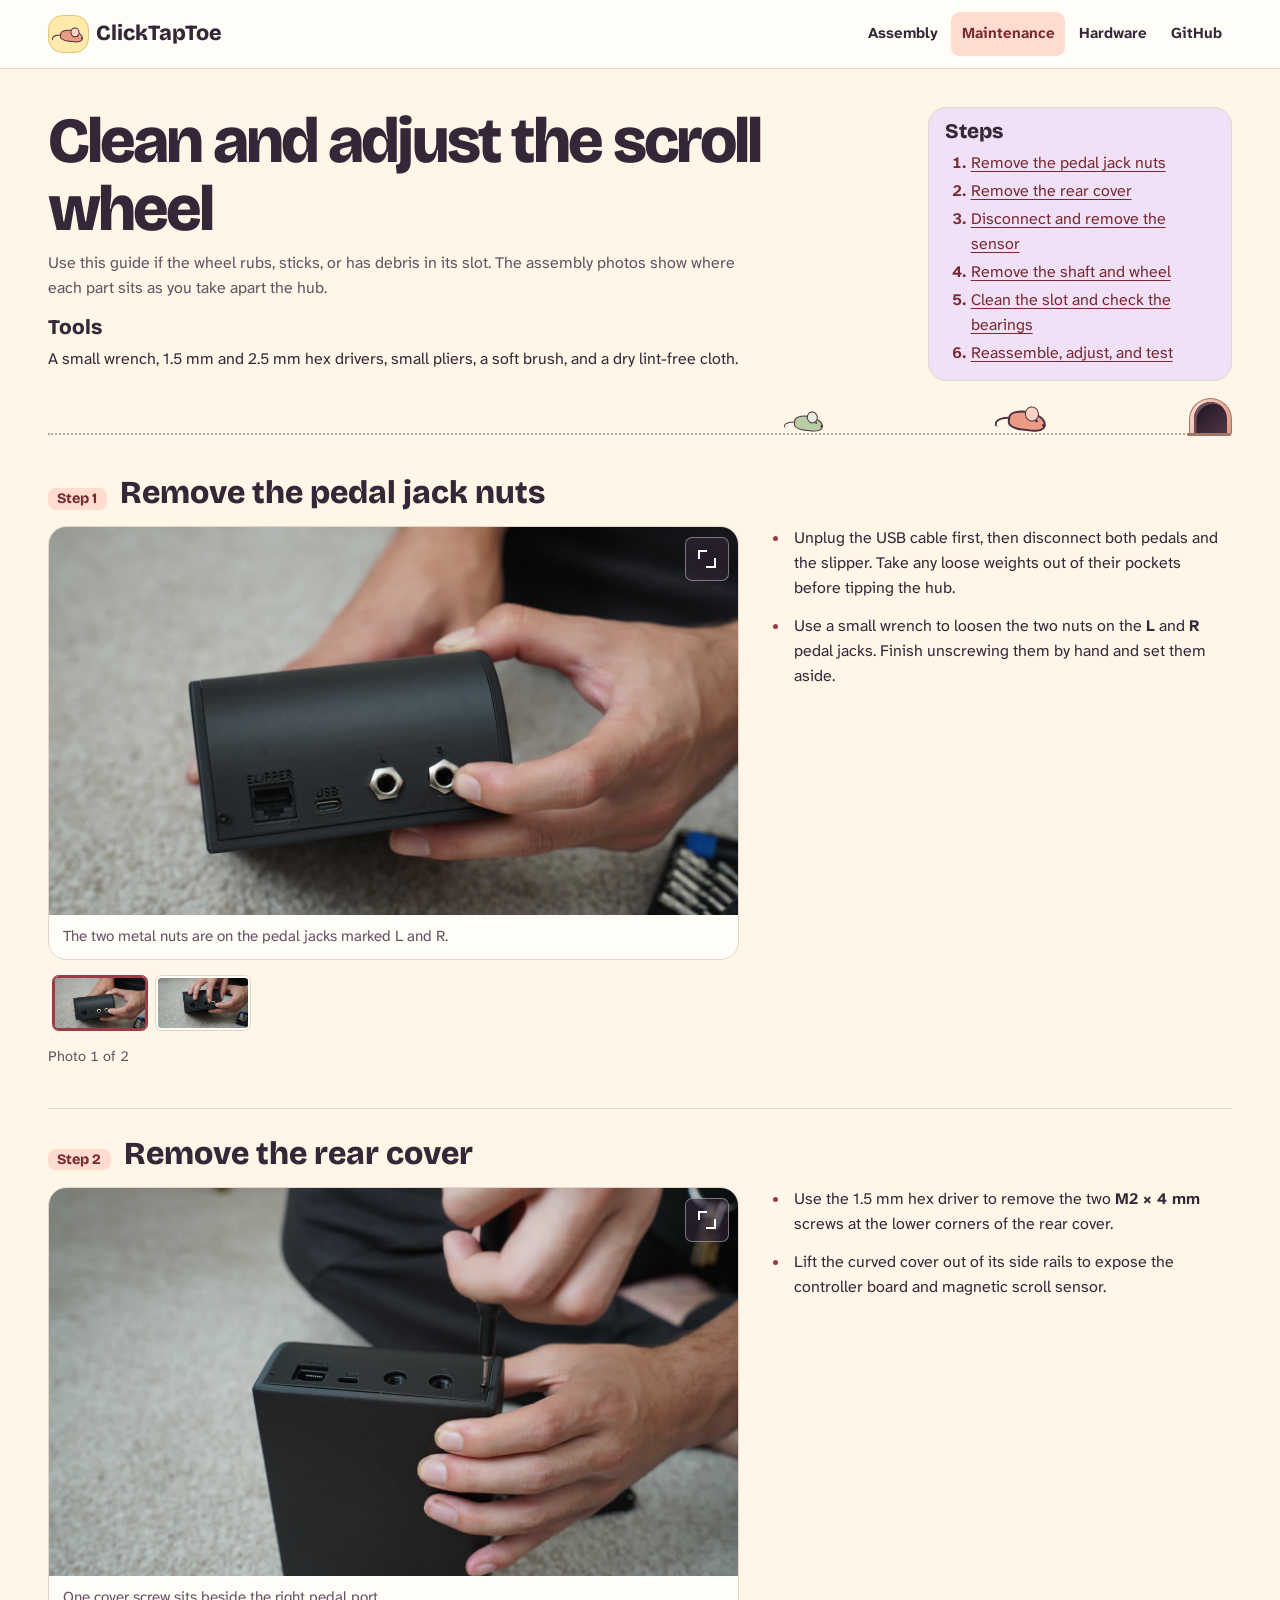
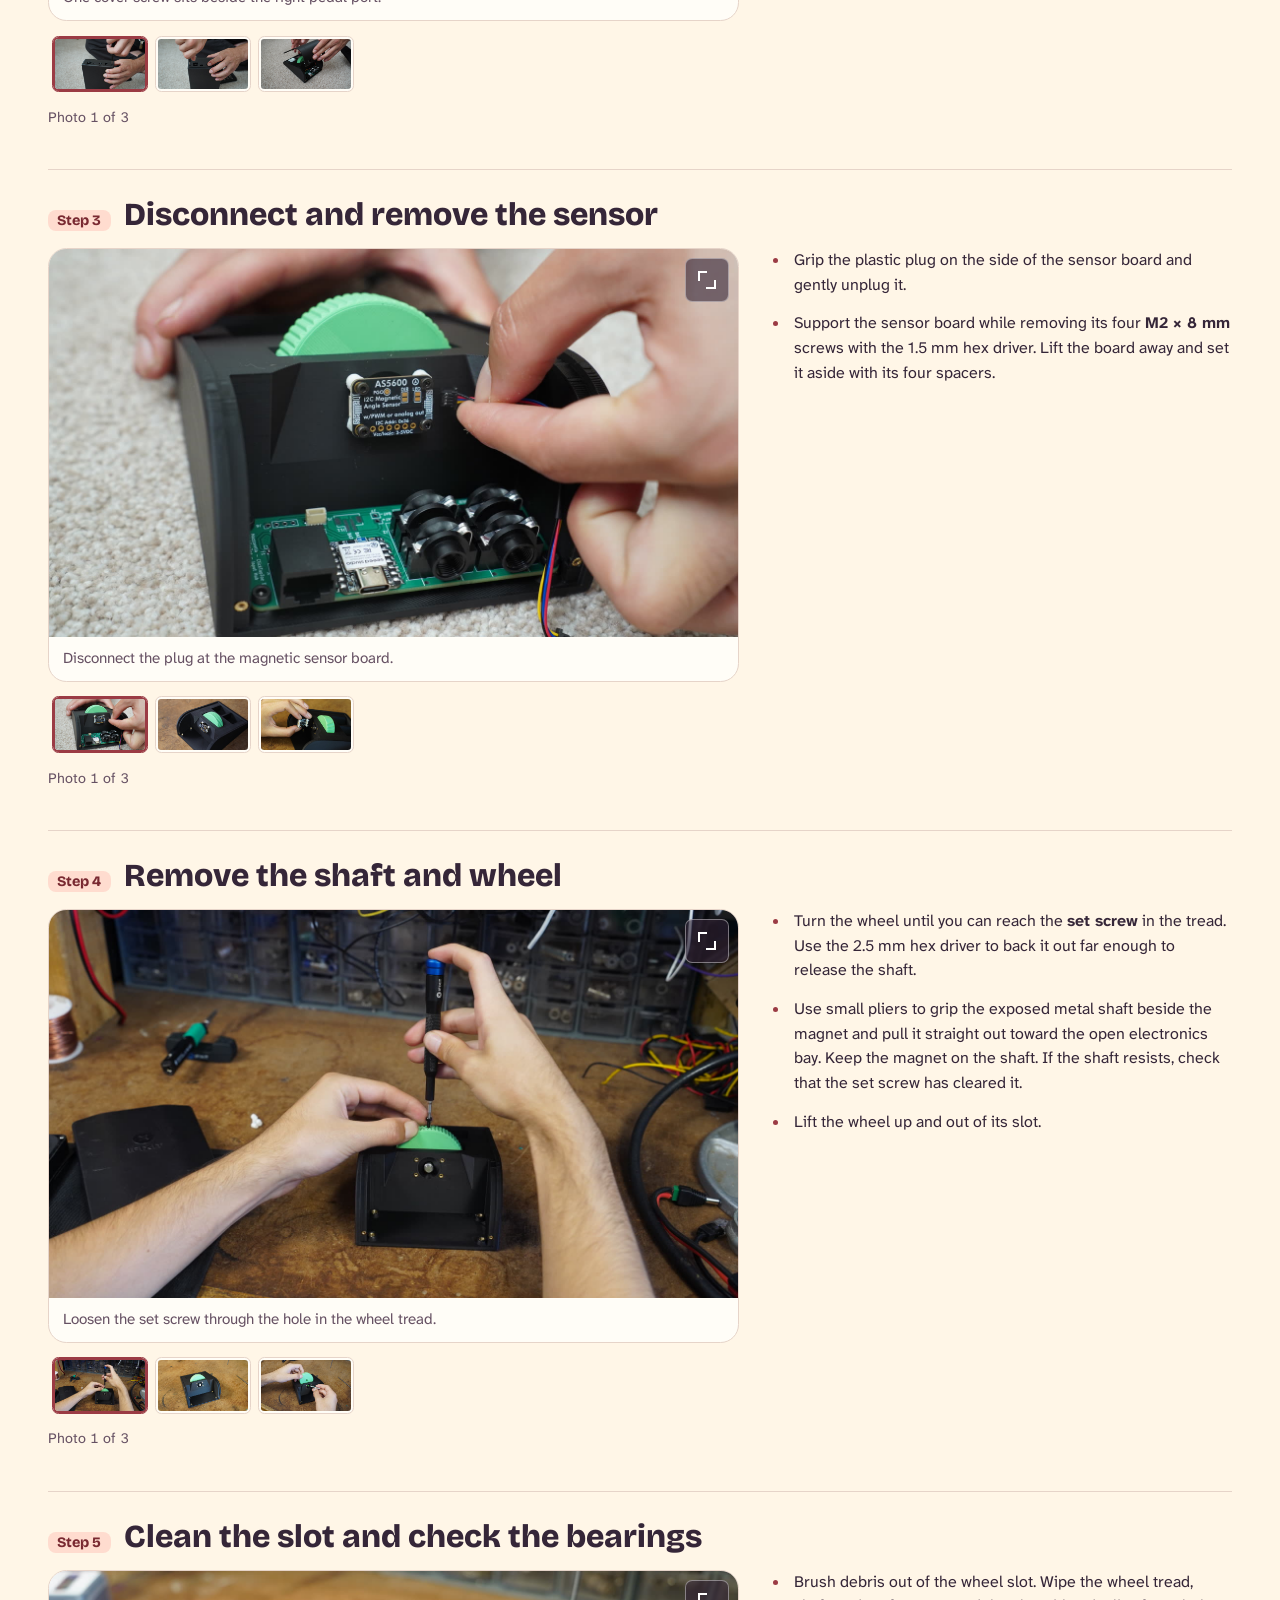
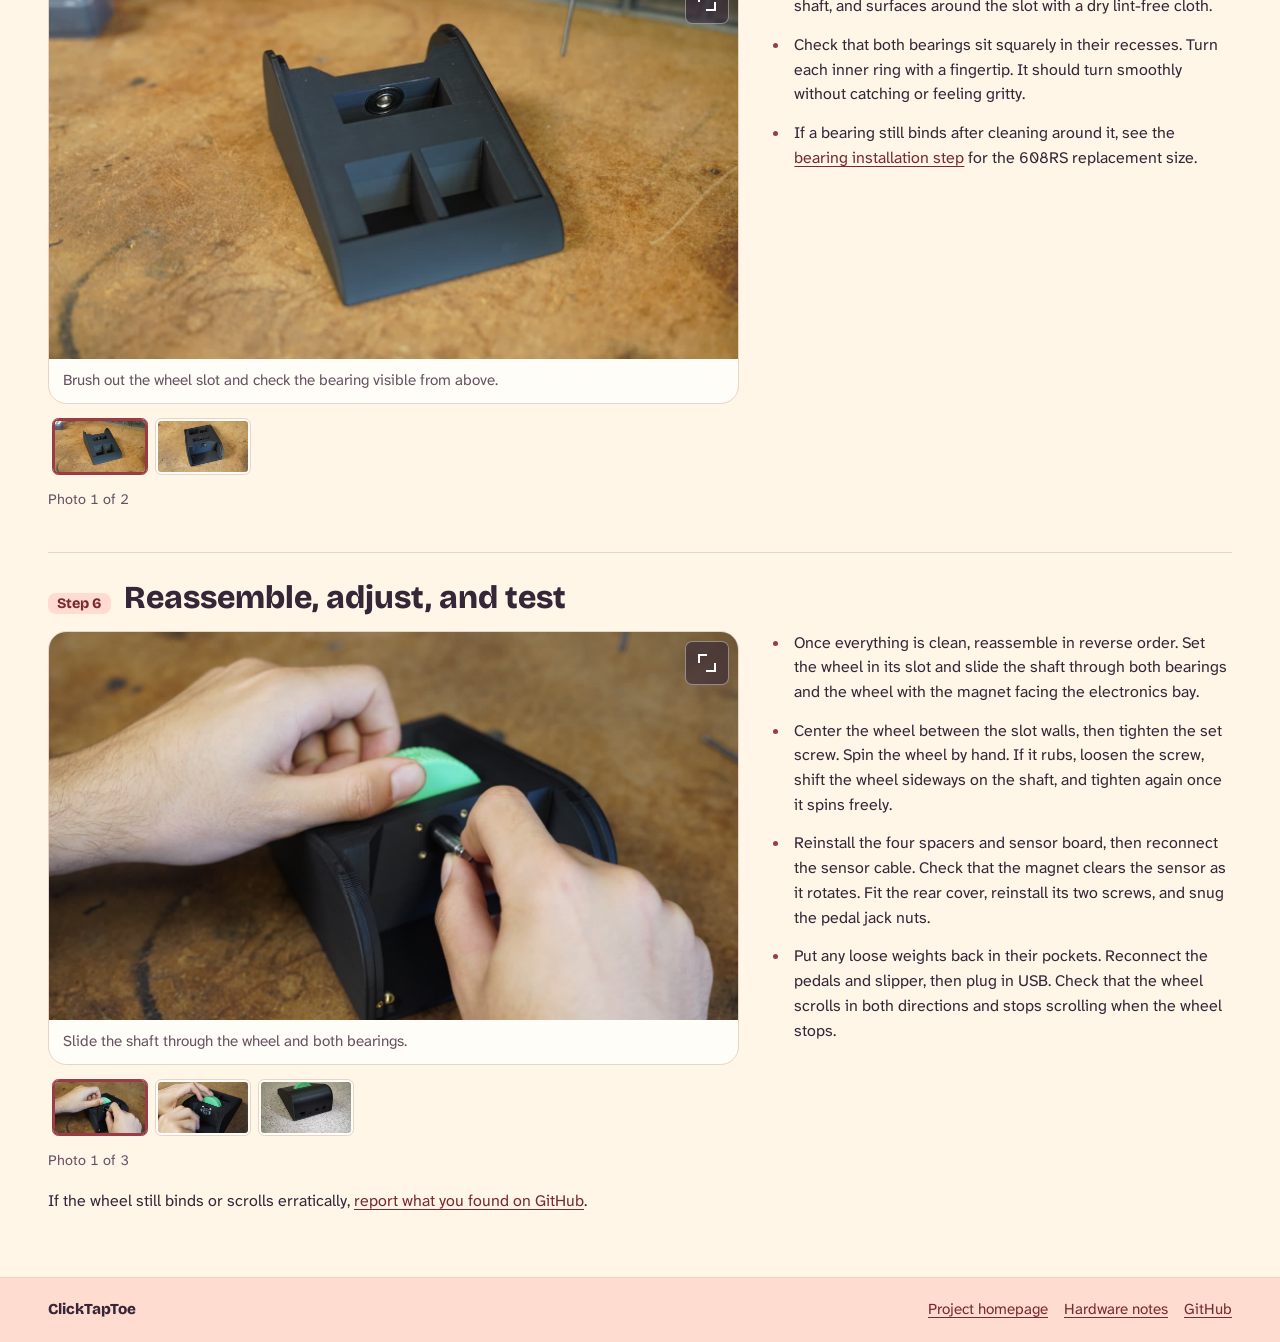
<file: docs/maintenance.html>
<!doctype html>
<html lang="en">
  <head>
    <meta charset="utf-8">
    <meta name="viewport" content="width=device-width, initial-scale=1">
    <meta name="description" content="How to remove, clean, and adjust the ClickTapToe scroll wheel.">
    <meta name="theme-color" content="#fff6e7">
    <title>Clean and adjust the scroll wheel | ClickTapToe</title>
    <link rel="icon" type="image/png" sizes="64x64" href="assets/mouse-favicon.png">
    <link rel="preconnect" href="https://fonts.googleapis.com">
    <link rel="preconnect" href="https://fonts.gstatic.com" crossorigin>
    <link rel="stylesheet" href="https://fonts.googleapis.com/css2?family=Atkinson+Hyperlegible+Next:wght@400;600;700&amp;family=Bricolage+Grotesque:opsz,wght@12..96,600;12..96,700;12..96,800&amp;display=swap">
    <link rel="stylesheet" href="assets/site.css?v=project-pages">
    <link rel="stylesheet" href="assets/hub-assembly.css?v=mouse-arch">
    <script src="assets/site.js?v=project-pages" defer></script>
    <script src="assets/hub-assembly.js?v=slipper-crop" defer></script>
  </head>
  <body>
    <a class="skip-link" href="#main-content">Skip to content</a>
    <header class="site-header">
      <nav class="page-shell site-nav" aria-label="Project navigation">
        <a class="wordmark" href="../index.html">
          <span class="brand-mark" aria-hidden="true"><span class="mouse-mark"><span class="mouse-body"></span></span></span>
          ClickTapToe
        </a>
        <div class="navlinks">
          <a href="hub-assembly.html">Assembly</a>
          <a href="maintenance.html" aria-current="page">Maintenance</a>
          <a href="hardware.html">Hardware</a>
          <a href="https://github.com/Mazzorella/ClickTapToe">GitHub</a>
        </div>
      </nav>
    </header>

    <main class="page-shell guide-main" id="main-content">
      <div class="guide-overview">
        <div>
          <header class="intro">
            <h1>Clean and adjust the scroll wheel</h1>
            <p>Use this guide if the wheel rubs, sticks, or has debris in its slot. The assembly photos show where each part sits as you take apart the hub.</p>
          </header>

          <section class="equipment" aria-labelledby="tools">
            <h2 id="tools">Tools</h2>
            <p>A small wrench, 1.5 mm and 2.5 mm hex drivers, small pliers, a soft brush, and a dry lint-free cloth.</p>
          </section>
        </div>

        <nav class="contents" aria-label="Maintenance steps">
          <h2>Steps</h2>
          <ol>
            <li><a href="#jack-nuts">Remove the pedal jack nuts</a></li>
            <li><a href="#rear-cover">Remove the rear cover</a></li>
            <li><a href="#sensor">Disconnect and remove the sensor</a></li>
            <li><a href="#shaft">Remove the shaft and wheel</a></li>
            <li><a href="#clean">Clean the slot and check the bearings</a></li>
            <li><a href="#reassemble">Reassemble, adjust, and test</a></li>
          </ol>
        </nav>
      </div>

      <div class="mouse-trail guide-trail" data-mouse-trail data-direction="right" aria-hidden="true">
        <div class="mouse-lane">
          <span class="mouse-mark trail-mouse following"><span class="mouse-body"></span></span>
          <span class="mouse-mark trail-mouse"><span class="mouse-body"></span></span>
        </div>
        <span class="mouse-hole"></span>
      </div>

      <section class="step" aria-labelledby="jack-nuts">
        <h2 id="jack-nuts"><span class="step-number">Step 1</span> Remove the pedal jack nuts</h2>
        <div class="step-body">
          <div class="step-photos" data-gallery>
            <figure>
              <img src="assets/assembly/12b-finished-hub-ports.jpg" alt="Rear panel with the slipper, USB, left and right pedal ports and both metal jack nuts" width="1400" height="788" loading="lazy">
              <figcaption>The two metal nuts are on the pedal jacks marked L and R.</figcaption>
            </figure>
            <figure>
              <img src="assets/assembly/12a-fit-pedal-jack-nut.jpg" alt="Fingers holding the metal retaining nut at one pedal jack" width="1400" height="788" loading="lazy">
              <figcaption>Unscrew each nut from the outside of the cover.</figcaption>
            </figure>
          </div>
          <ul class="instructions">
            <li>Unplug the USB cable first, then disconnect both pedals and the slipper. Take any loose weights out of their pockets before tipping the hub.</li>
            <li>Use a small wrench to loosen the two nuts on the <strong>L</strong> and <strong>R</strong> pedal jacks. Finish unscrewing them by hand and set them aside.</li>
          </ul>
        </div>
      </section>

      <section class="step" aria-labelledby="rear-cover">
        <h2 id="rear-cover"><span class="step-number">Step 2</span> Remove the rear cover</h2>
        <div class="step-body">
          <div class="step-photos" data-gallery>
            <figure>
              <img src="assets/assembly/11c-tighten-first-cover-screw.jpg" alt="Hex driver at a cover screw beside the right pedal port" width="1400" height="788" loading="lazy">
              <figcaption>One cover screw sits beside the right pedal port.</figcaption>
            </figure>
            <figure>
              <img src="assets/assembly/11d-tighten-second-cover-screw.jpg" alt="Hex driver at the other cover screw beside the slipper socket" width="1400" height="788" loading="lazy">
              <figcaption>The other cover screw sits beside the slipper socket.</figcaption>
            </figure>
            <figure>
              <img src="assets/assembly/11a-fit-rear-cover.jpg" alt="Curved cover held above the open electronics bay" width="1400" height="788" loading="lazy">
              <figcaption>The cover lifts away from the side rails.</figcaption>
            </figure>
          </div>
          <ul class="instructions">
            <li>Use the 1.5 mm hex driver to remove the two <strong>M2 × 4 mm</strong> screws at the lower corners of the rear cover.</li>
            <li>Lift the curved cover out of its side rails to expose the controller board and magnetic scroll sensor.</li>
          </ul>
        </div>
      </section>

      <section class="step" aria-labelledby="sensor">
        <h2 id="sensor"><span class="step-number">Step 3</span> Disconnect and remove the sensor</h2>
        <div class="step-body">
          <div class="step-photos" data-gallery>
            <figure>
              <img src="assets/assembly/09a-sensor-connector.jpg" alt="Small cable plug next to the socket on the side of the magnetic scroll sensor" width="1400" height="788" loading="lazy">
              <figcaption>Disconnect the plug at the magnetic sensor board.</figcaption>
            </figure>
            <figure>
              <img src="assets/assembly/07c-mounted-scroll-sensor.jpg" alt="Magnetic scroll sensor mounted above the shaft with spacers behind it" width="1400" height="788" loading="lazy">
              <figcaption>Four screws hold the sensor board in front of the shaft magnet.</figcaption>
            </figure>
            <figure>
              <img src="assets/assembly/07b-sensor-spacers.jpg" alt="Back of the sensor board showing the four white spacers" width="1400" height="788" loading="lazy">
              <figcaption>Keep all four spacers together with the sensor screws.</figcaption>
            </figure>
          </div>
          <ul class="instructions">
            <li>Grip the plastic plug on the side of the sensor board and gently unplug it.</li>
            <li>Support the sensor board while removing its four <strong>M2 × 8 mm</strong> screws with the 1.5 mm hex driver. Lift the board away and set it aside with its four spacers.</li>
          </ul>
        </div>
      </section>

      <section class="step" aria-labelledby="shaft">
        <h2 id="shaft"><span class="step-number">Step 4</span> Remove the shaft and wheel</h2>
        <div class="step-body">
          <div class="step-photos" data-gallery>
            <figure>
              <img src="assets/assembly/06f-secure-wheel-to-shaft.jpg" alt="Hex driver engaging the set screw in the green wheel tread" width="1400" height="788" loading="lazy">
              <figcaption>Loosen the set screw through the hole in the wheel tread.</figcaption>
            </figure>
            <figure>
              <img src="assets/assembly/06d-seated-shaft.jpg" alt="Magnet and exposed end of the wheel shaft inside the electronics bay" width="1400" height="788" loading="lazy">
              <figcaption>Pull the shaft toward the open bay from this end.</figcaption>
            </figure>
            <figure>
              <img src="assets/assembly/06a-line-up-wheel-and-shaft.jpg" alt="Wheel held above its slot with the shaft outside the hub" width="1400" height="788" loading="lazy">
              <figcaption>With the shaft out, the wheel lifts out of the slot.</figcaption>
            </figure>
          </div>
          <ul class="instructions">
            <li>Turn the wheel until you can reach the <strong>set screw</strong> in the tread. Use the 2.5 mm hex driver to back it out far enough to release the shaft.</li>
            <li>Use small pliers to grip the exposed metal shaft beside the magnet and pull it straight out toward the open electronics bay. Keep the magnet on the shaft. If the shaft resists, check that the set screw has cleared it.</li>
            <li>Lift the wheel up and out of its slot.</li>
          </ul>
        </div>
      </section>

      <section class="step" aria-labelledby="clean">
        <h2 id="clean"><span class="step-number">Step 5</span> Clean the slot and check the bearings</h2>
        <div class="step-body">
          <div class="step-photos" data-gallery>
            <figure>
              <img src="assets/assembly/01a-bearing-in-wheel-slot.jpg" alt="Open scroll wheel slot with a bearing visible inside" width="1400" height="788" loading="lazy">
              <figcaption>Brush out the wheel slot and check the bearing visible from above.</figcaption>
            </figure>
            <figure>
              <img src="assets/assembly/01b-bearing-at-electronics-bay.jpg" alt="Open electronics bay with the second bearing visible through the shaft opening" width="1400" height="788" loading="lazy">
              <figcaption>Check the other bearing from the electronics bay side.</figcaption>
            </figure>
          </div>
          <ul class="instructions">
            <li>Brush debris out of the wheel slot. Wipe the wheel tread, shaft, and surfaces around the slot with a dry lint-free cloth.</li>
            <li>Check that both bearings sit squarely in their recesses. Turn each inner ring with a fingertip. It should turn smoothly without catching or feeling gritty.</li>
            <li>If a bearing still binds after cleaning around it, see the <a href="hub-assembly.html#bearings">bearing installation step</a> for the 608RS replacement size.</li>
          </ul>
        </div>
      </section>

      <section class="step" aria-labelledby="reassemble">
        <h2 id="reassemble"><span class="step-number">Step 6</span> Reassemble, adjust, and test</h2>
        <div class="step-body">
          <div class="step-photos" data-gallery>
            <figure>
              <img src="assets/assembly/06c-seat-wheel-shaft.jpg" alt="Hands steadying the wheel as the shaft slides into place" width="1400" height="788" loading="lazy">
              <figcaption>Slide the shaft through the wheel and both bearings.</figcaption>
            </figure>
            <figure>
              <img src="assets/assembly/07d-check-wheel-clearance.jpg" alt="Hand turning the wheel with the magnetic sensor mounted behind it" width="1400" height="788" loading="lazy">
              <figcaption>Check that the wheel spins freely with the sensor back in place.</figcaption>
            </figure>
            <figure>
              <img src="assets/assembly/11e-rear-port-alignment.jpg" alt="Closed rear cover with all four ports aligned" width="1400" height="788" loading="lazy">
              <figcaption>Line up the ports before tightening the cover screws.</figcaption>
            </figure>
          </div>
          <ul class="instructions">
            <li>Once everything is clean, reassemble in reverse order. Set the wheel in its slot and slide the shaft through both bearings and the wheel with the magnet facing the electronics bay.</li>
            <li>Center the wheel between the slot walls, then tighten the set screw. Spin the wheel by hand. If it rubs, loosen the screw, shift the wheel sideways on the shaft, and tighten again once it spins freely.</li>
            <li>Reinstall the four spacers and sensor board, then reconnect the sensor cable. Check that the magnet clears the sensor as it rotates. Fit the rear cover, reinstall its two screws, and snug the pedal jack nuts.</li>
            <li>Put any loose weights back in their pockets. Reconnect the pedals and slipper, then plug in USB. Check that the wheel scrolls in both directions and stops scrolling when the wheel stops.</li>
          </ul>
        </div>
      </section>
      <p>If the wheel still binds or scrolls erratically, <a href="https://github.com/Mazzorella/ClickTapToe/issues">report what you found on GitHub</a>.</p>
    </main>

    <footer class="site-footer">
      <div class="page-shell footer-inner">
        <strong>ClickTapToe</strong>
        <div class="footer-links">
          <a href="../index.html">Project homepage</a>
          <a href="https://github.com/Mazzorella/ClickTapToe/blob/main/HARDWARE.md">Hardware notes</a>
          <a href="https://github.com/Mazzorella/ClickTapToe">GitHub</a>
        </div>
      </div>
    </footer>

    <dialog class="photo-viewer" id="photo-viewer" aria-label="Expanded maintenance photo">
      <form method="dialog">
        <button class="photo-button photo-viewer-close" type="submit" aria-label="Close expanded photo" autofocus>×</button>
      </form>
      <figure>
        <figcaption></figcaption>
      </figure>
    </dialog>
  </body>
</html>
</file>
<file: docs/assets/site.css>
:root {
  color-scheme: light;
  --paper: #fff6e7;
  --panel: #fffdf7;
  --ink: #352638;
  --muted: #665163;
  --accent: #9b3b44;
  --accent-strong: #792931;
  --peach: #ffdccf;
  --butter: #ffeaab;
  --lilac: #f0e1f6;
  --mint: #e4efdc;
  --line: #e6d4c9;
  --line-strong: #bda498;
  --radius: 1.15rem;
  --gutter: clamp(1rem, 3vw, 2rem);
  --container: 74rem;
  --display: "Bricolage Grotesque", ui-rounded, system-ui, sans-serif;
  --body: "Atkinson Hyperlegible Next", system-ui, sans-serif;
  font-family: var(--body);
  line-height: 1.55;
}

* {
  box-sizing: border-box;
}

body {
  margin: 0;
  background: var(--paper);
  color: var(--ink);
}

h1,
h2,
h3 {
  margin: 0;
  font-family: var(--display);
  font-weight: 800;
  line-height: 1.06;
}

a {
  color: var(--accent-strong);
  text-underline-offset: 0.18em;
}

a:hover {
  text-decoration-thickness: 2px;
}

:focus-visible {
  outline: 3px solid currentColor;
  outline-offset: 4px;
}

.page-shell {
  width: min(calc(100% - 2 * var(--gutter)), var(--container));
  margin-inline: auto;
}

.skip-link {
  position: absolute;
  z-index: 2;
  top: 0.75rem;
  left: var(--gutter);
  transform: translateY(calc(-100% - 0.9rem));
  padding: 0.6rem 0.85rem;
  border: 1px solid var(--line-strong);
  border-radius: 0.55rem;
  background: var(--panel);
}

.skip-link:focus {
  transform: none;
}

.site-header {
  border-bottom: 1px solid var(--line);
  background: var(--panel);
}

.site-nav,
.footer-inner {
  display: flex;
  flex-wrap: wrap;
  align-items: center;
  justify-content: space-between;
  gap: 0.6rem 1.5rem;
}

.site-nav {
  padding-block: 0.75rem;
}

.wordmark {
  display: inline-flex;
  align-items: center;
  gap: 0.45rem;
  color: var(--ink);
  font-family: var(--display);
  font-size: 1.35rem;
  font-weight: 800;
  line-height: 1;
  text-decoration: none;
}

.wordmark:hover,
.wordmark:focus-visible {
  color: var(--accent-strong);
}

.brand-mark {
  display: grid;
  place-items: center;
  width: 2.55rem;
  height: 2.4rem;
  border: 1px solid #e3c576;
  border-radius: 0.9rem;
  background: var(--butter);
  font-size: 0.72rem;
}

.navlinks {
  display: flex;
  flex-wrap: wrap;
  align-items: center;
  gap: 0.2rem;
}

.navlinks a {
  display: inline-flex;
  align-items: center;
  min-height: 44px;
  padding-inline: 0.65rem;
  border-radius: 0.55rem;
  color: var(--ink);
  font-size: 0.95rem;
  font-weight: 700;
  text-decoration: none;
}

.navlinks a:hover,
.navlinks a[aria-current="page"] {
  background: var(--peach);
  color: var(--accent-strong);
}

.button {
  display: inline-flex;
  align-items: center;
  justify-content: center;
  gap: 0.55em;
  min-height: 44px;
  padding: 0.55rem 1rem;
  border: 1px solid var(--line-strong);
  border-radius: 0.65rem;
  background: var(--panel);
  color: var(--ink);
  font-weight: 700;
  line-height: 1.2;
  text-align: center;
  text-decoration: none;
}

.button:hover {
  border-color: var(--accent);
  background: var(--peach);
}

.button.primary {
  border-color: var(--accent);
  background: var(--accent);
  color: #fffdf7;
}

.button.primary:hover {
  border-color: var(--accent-strong);
  background: var(--accent-strong);
}

.resource-main {
  min-height: 65vh;
  padding-block: clamp(1.6rem, 4vw, 3.2rem);
}

.resource-heading h1 {
  font-size: clamp(2.6rem, 6vw, 4.5rem);
  letter-spacing: -0.04em;
}

.resource-heading p {
  max-width: 62ch;
  margin: 0.65rem 0 1rem;
  color: var(--muted);
  font-size: 1.13rem;
}

.resource-actions {
  display: flex;
  flex-wrap: wrap;
  gap: 0.5rem;
}

.image-grid {
  display: grid;
  gap: 1rem;
}

.board-image {
  min-width: 0;
  margin: 0;
  padding: 1rem;
  border: 1px solid var(--line);
  border-radius: var(--radius);
  background: var(--panel);
}

.board-image > a:first-child,
.board-image img {
  display: block;
  border-radius: 0.65rem;
}

.board-image img {
  width: 100%;
  height: clamp(10rem, 22vw, 16rem);
  object-fit: contain;
  background: #f5eee9;
}

.board-image figcaption {
  margin-top: 0.45rem;
  font-family: var(--display);
  font-weight: 800;
}

@media (min-width: 40rem) {
  .image-grid {
    grid-template-columns: repeat(2, minmax(0, 1fr));
  }
}

@media (max-width: 27rem) {
  .navlinks a {
    padding-inline: 0.35rem;
    font-size: 0.9rem;
  }
}

.slipper-crop {
  aspect-ratio: 16 / 9;
  object-fit: cover;
  object-position: center 54%;
}

.mouse-mark {
  --fur: #ec9a83;
  --ear: #ffd2c3;
  position: relative;
  display: inline-block;
  width: 3em;
  height: 1.9em;
  color: #4b303f;
}

.mouse-mark::before {
  position: absolute;
  bottom: 0.37em;
  left: 0.05em;
  width: 1.03em;
  height: 0.52em;
  transform: rotate(9deg);
  border-top: 0.11em solid currentColor;
  border-left: 0.11em solid currentColor;
  border-radius: 80% 0 0 20%;
  content: "";
}

.mouse-body {
  position: absolute;
  bottom: 0.2em;
  left: 0.75em;
  width: 2.03em;
  height: 1.06em;
  transform: rotate(7deg);
  border: 0.11em solid currentColor;
  border-radius: 58% 80% 48% 48%;
  background: var(--fur);
}

.mouse-body::before {
  position: absolute;
  top: -0.39em;
  left: 0.75em;
  width: 0.63em;
  height: 0.68em;
  transform: rotate(-15deg);
  border: 0.1em solid currentColor;
  border-radius: 50%;
  background: var(--ear);
  content: "";
}

.mouse-body::after {
  position: absolute;
  top: 0.3em;
  right: 0.34em;
  width: 0.15em;
  height: 0.15em;
  border-radius: 50%;
  background: currentColor;
  box-shadow: 0.41em 0.18em 0 0.015em currentColor;
  content: "";
}

.mouse-trail {
  --hole-width: 2.7rem;
  position: relative;
  height: 2.7rem;
  overflow: hidden;
  isolation: isolate;
}

.mouse-trail::before {
  position: absolute;
  right: var(--hole-width);
  bottom: 0.35rem;
  left: 0;
  border-bottom: 2px dotted var(--line-strong);
  content: "";
}

.trail-mouse {
  --position: var(--trail-front, var(--front-rest, 34%));
  position: absolute;
  bottom: 0.36rem;
  left: var(--position);
  font-size: 1.18rem;
}

.trail-mouse.following {
  --position: var(--trail-back, var(--back-rest, 9%));
  --fur: #b8cca6;
  --ear: #e4efdc;
  font-size: 0.9rem;
}

.mouse-lane {
  position: absolute;
  inset: 0 calc(var(--hole-width) - 0.26rem) 0 0;
  overflow: hidden;
}

.mouse-hole {
  position: absolute;
  right: 0;
  bottom: 0.35rem;
  width: var(--hole-width);
  height: 2.3rem;
  border: 1px solid #a17468;
  border-bottom: 0;
  border-radius: 1.4rem 1.4rem 0.15rem 0.15rem;
  background: linear-gradient(115deg, var(--peach), #d99a80);
}

.mouse-hole::before {
  position: absolute;
  inset: 0.23rem 0.25rem 0;
  border-radius: 1.15rem 1.15rem 0.05rem 0.05rem;
  background: linear-gradient(135deg, #291b29 24%, #50374a);
  box-shadow: inset 0.16rem 0.12rem 0 #6f4d5b;
  content: "";
}

.mouse-hole::after {
  position: absolute;
  right: 0;
  bottom: -0.08rem;
  left: -0.16rem;
  height: 0.15rem;
  border-radius: 999px;
  background: #a17468;
  content: "";
}

.mouse-trail[data-direction="left"] {
  --front-rest: 29%;
  --back-rest: 53%;
}

.mouse-trail[data-direction="left"] .trail-mouse {
  transform: scaleX(-1);
}

.site-footer {
  border-top: 1px solid var(--line);
  background: var(--peach);
}

.footer-inner {
  padding-block: 1.25rem;
  font-size: 0.95rem;
}

.footer-inner strong {
  font-family: var(--display);
  font-weight: 800;
}

.footer-links {
  display: flex;
  flex-wrap: wrap;
  gap: 0.35rem 1rem;
}
</file>
<file: docs/assets/home.css>
.home-main {
  padding-block: clamp(1.75rem, 5vw, 4.5rem) 3rem;
}

.hero {
  display: grid;
  align-items: center;
  gap: clamp(1.5rem, 5vw, 4rem);
}

.hero h1 {
  max-width: 11ch;
  font-size: clamp(3.2rem, 6.8vw, 6.1rem);
  letter-spacing: -0.055em;
}

.hero-emphasis {
  color: var(--accent-strong);
  background: linear-gradient(transparent 64%, var(--butter) 64% 92%, transparent 92%);
  white-space: nowrap;
}

.lede {
  max-width: 42ch;
  margin: 1.2rem 0 0;
  color: var(--muted);
  font-size: clamp(1.12rem, 2.1vw, 1.38rem);
}

.intro-actions {
  display: flex;
  flex-wrap: wrap;
  gap: 0.65rem;
  margin-top: 1.25rem;
}

.hero-photos {
  position: relative;
  isolation: isolate;
  padding: clamp(0.9rem, 3vw, 1.9rem);
  border: 1px solid #eacb82;
  border-radius: clamp(1.25rem, 3vw, 2rem);
  background: var(--butter);
}

.hero-photos::before,
.hero-photos::after {
  position: absolute;
  z-index: -1;
  width: 4.2rem;
  height: 4.2rem;
  border-radius: 50%;
  content: "";
}

.hero-photos::before {
  top: 0.9rem;
  right: 0.85rem;
  background: var(--peach);
}

.hero-photos::after {
  bottom: 0.7rem;
  left: 1.1rem;
  background: radial-gradient(circle, var(--accent) 1px, transparent 1.6px) 0 0 / 0.6rem 0.6rem;
}

.hero-photo {
  position: relative;
  margin: 0;
  padding: 0.4rem 0.4rem 0.3rem;
  border: 1px solid var(--line);
  border-radius: 0.85rem;
  background: var(--panel);
  box-shadow: 0 0.4rem 0 rgb(91 55 48 / 0.13);
}

.hero-photo img {
  display: block;
  width: 100%;
  height: auto;
  border-radius: 0.55rem;
}

.hero-photo figcaption {
  padding: 0.15rem 0.35rem;
  font-family: var(--display);
  font-size: 0.92rem;
  font-weight: 800;
}

.hub-photo {
  width: 83%;
  transform: rotate(-3deg);
}

.hub-photo img {
  aspect-ratio: 11 / 8;
  object-fit: cover;
  object-position: center 62%;
  background: #fdfdfd;
}

.pointer-photo {
  width: 63%;
  margin: -8% 0 0 auto;
  transform: rotate(4deg);
}

.home-trail {
  margin-top: clamp(1.5rem, 4vw, 3rem);
}

.how-section,
.guide-summary {
  margin-top: clamp(1.5rem, 4vw, 2.8rem);
}

.home-main h2 {
  font-size: clamp(1.8rem, 3.6vw, 2.7rem);
  letter-spacing: -0.025em;
}

.home-main h3 {
  font-size: 1.24rem;
}

.controls-grid {
  display: grid;
  gap: 1rem;
}

.controls-grid {
  margin-top: 1rem;
}

.control-card {
  padding: 1.05rem 1.2rem;
  border: 1px solid var(--line);
  border-radius: var(--radius);
  background: var(--peach);
}

.control-card:nth-child(2) {
  background: var(--butter);
}

.control-card:nth-child(3) {
  background: var(--mint);
}

.control-card p,
.guide-summary p {
  margin: 0.4rem 0 0;
}

.guide-summary {
  display: flex;
  flex-wrap: wrap;
  align-items: center;
  justify-content: space-between;
  gap: 0.9rem 2rem;
  padding: clamp(1rem, 3vw, 1.6rem);
  border: 1px solid var(--line);
  border-radius: var(--radius);
  background: var(--lilac);
}

.guide-summary p {
  max-width: 62ch;
}

.home-boards {
  margin-top: clamp(1rem, 3vw, 1.7rem);
}

.home-boards-heading {
  display: flex;
  flex-wrap: wrap;
  align-items: center;
  justify-content: space-between;
  gap: 0.65rem 1.5rem;
  margin-bottom: 0.9rem;
}

@media (min-width: 40rem) {
  .controls-grid {
    grid-template-columns: repeat(3, minmax(0, 1fr));
  }
}

@media (min-width: 52rem) {
  .hero {
    grid-template-columns: minmax(0, 1fr) minmax(0, 0.9fr);
  }
}
</file>
<file: docs/assets/hardware.css>
.resource-section {
  margin-top: clamp(1.65rem, 4vw, 3rem);
  padding-top: 1.25rem;
  border-top: 1px solid var(--line);
}

.resource-section-heading {
  margin-bottom: 0.85rem;
}

.resource-section h2 {
  font-size: clamp(1.6rem, 3vw, 2.35rem);
}

.resource-section h3 {
  font-size: 1.23rem;
}

.resource-section-heading p,
.resource-card p,
.board-image p {
  max-width: 65ch;
  margin: 0.45rem 0 0;
  color: var(--muted);
}

.hardware .board-image h3 {
  margin-top: 0.7rem;
}

.hardware .board-image .resource-actions {
  margin-top: 0.65rem;
}

.hardware .board-image > a:last-child,
.resource-card > a {
  display: inline-block;
  margin-top: 0.65rem;
}

.resource-card,
.resource-details,
.pinout,
.bom-table {
  min-width: 0;
  border: 1px solid var(--line);
  border-radius: var(--radius);
  background: var(--panel);
}

.resource-card,
.resource-details {
  padding: 1rem;
}

.resource-details {
  margin-top: 0.85rem;
}

.resource-details summary {
  color: var(--accent-strong);
  font-weight: 700;
  cursor: pointer;
}

.resource-details p {
  max-width: 65ch;
  margin: 0.65rem 0;
}

.resource-details .bom-table {
  margin-top: 0.75rem;
}

.download-links {
  display: grid;
  gap: 0.45rem;
  margin: 0.75rem 0 0;
  padding: 0;
  list-style: none;
}

.download-links a {
  display: flex;
  align-items: center;
  min-height: 44px;
  padding: 0.5rem 0.65rem;
  border: 1px solid var(--line);
  border-radius: 0.6rem;
  color: var(--ink);
  font-weight: 700;
  text-decoration: none;
}

.download-links a:hover {
  border-color: var(--line-strong);
  background: var(--peach);
}

.pinout,
.bom-table {
  overflow-x: auto;
}

.hardware table {
  width: 100%;
  min-width: 42rem;
  border-collapse: collapse;
}

.bom-table table {
  min-width: 52rem;
}

.hardware th,
.hardware td {
  padding: 0.65rem 0.8rem;
  border-bottom: 1px solid var(--line);
  text-align: left;
  vertical-align: top;
}

.hardware th {
  background: var(--peach);
}

.hardware tr:last-child td {
  border-bottom: 0;
}

.qty {
  font-weight: 700;
}

.hardware code {
  padding: 0.08rem 0.24rem;
  border-radius: 0.25rem;
  background: #f4ece7;
  font-size: 0.9em;
}
</file>
<file: docs/assets/hub-assembly.css>
.guide-main {
  padding-block: clamp(1.25rem, 3vw, 2.5rem) 3rem;
}

.guide-main h1 {
  font-size: clamp(2.2rem, 5vw, 4.1rem);
  letter-spacing: -0.045em;
}

.guide-main h2 {
  font-size: clamp(1.4rem, 4vw, 2rem);
}

p,
li {
  max-width: 72ch;
}

.guide-overview {
  display: grid;
  align-items: start;
  gap: clamp(1.25rem, 4vw, 2.5rem);
}

.intro p {
  margin: 0.5rem 0 1rem;
  color: var(--muted);
}

.equipment + .equipment {
  margin-top: 1rem;
}

.equipment ul,
.equipment p {
  margin: 0.55rem 0 0;
}

.equipment ul {
  padding-inline-start: 1.25rem;
}

.contents {
  padding: 0.8rem 1rem;
  border: 1px solid var(--line);
  border-radius: var(--radius);
  background: var(--lilac);
}

.guide-main .equipment h2,
.guide-main .contents h2 {
  font-size: 1.3rem;
}

.contents ol {
  margin: 0.4rem 0 0;
  padding-inline-start: 1.6rem;
}

.equipment li + li {
  margin-top: 0.35rem;
}

.contents li {
  padding-block: 0.1rem;
}

.contents li::marker {
  color: var(--accent-strong);
  font-weight: 700;
}

.guide-trail {
  margin-top: 1rem;
}

.step {
  margin-top: 2.5rem;
  padding-top: 1.75rem;
  border-top: 1px solid var(--line);
}

.guide-trail + .step {
  margin-top: 0.5rem;
  border-top: 0;
}

.step h2 {
  display: flex;
  flex-wrap: wrap;
  align-items: baseline;
  gap: 0.4rem 0.85rem;
  margin-bottom: 1rem;
  scroll-margin-top: 1rem;
}

.step-number {
  padding: 0.2rem 0.58rem;
  border-radius: 0.5rem;
  background: var(--peach);
  color: var(--accent-strong);
  font-size: 0.9rem;
  font-weight: 750;
  white-space: nowrap;
}

.step-body {
  display: grid;
  gap: clamp(1rem, 3vw, 2rem);
  align-items: start;
}

.step-photos {
  display: grid;
  gap: 0.65rem;
  min-width: 0;
}

.step-photos figure {
  overflow: hidden;
  margin: 0;
  border: 1px solid var(--line);
  border-radius: var(--radius);
  background: var(--panel);
}

.step-photos figure img {
  display: block;
  width: 100%;
  height: auto;
}

.step-photos figcaption {
  padding: 0.65rem 0.85rem;
  color: var(--muted);
  font-size: 0.95rem;
}

.gallery-image {
  position: relative;
}

.photo-button {
  position: absolute;
  display: grid;
  place-items: center;
  width: 44px;
  height: 44px;
  padding: 0;
  border: 1px solid rgb(255 255 255 / 0.4);
  border-radius: 0.45rem;
  background: rgb(53 38 56 / 0.6);
  color: white;
  cursor: pointer;
}

.photo-button:hover,
.photo-button:focus-visible {
  background: rgb(53 38 56 / 0.87);
}

.gallery-expand,
.photo-viewer-close {
  top: 0.6rem;
  right: 0.6rem;
}

.gallery-expand::before,
.gallery-expand::after {
  position: absolute;
  width: 0.45rem;
  height: 0.45rem;
  border: solid currentColor;
  content: "";
}

.gallery-expand::before {
  top: 0.75rem;
  left: 0.75rem;
  border-width: 2px 0 0 2px;
}

.gallery-expand::after {
  right: 0.75rem;
  bottom: 0.75rem;
  border-width: 0 2px 2px 0;
}

.gallery-arrow {
  top: 50%;
  transform: translateY(-50%);
}

.gallery-arrow::before {
  width: 0.65rem;
  height: 0.65rem;
  border-top: 2px solid currentColor;
  border-right: 2px solid currentColor;
  transform: rotate(45deg);
  content: "";
}

.gallery-previous {
  left: 0.6rem;
}

.gallery-previous::before {
  transform: rotate(-135deg);
}

.gallery-next {
  right: 0.6rem;
}

@media (hover: hover) and (pointer: fine) {
  .gallery-arrow {
    opacity: 0;
  }

  .gallery-image:hover .gallery-arrow,
  .gallery-image:focus-within .gallery-arrow {
    opacity: 1;
  }
}

@media (prefers-reduced-motion: no-preference) {
  .gallery-arrow {
    transition: opacity 160ms ease;
  }
}

.gallery-thumbnails {
  position: relative;
  display: flex;
  gap: 0.45rem;
  overflow-x: auto;
  padding: 0.25rem;
}

.gallery-thumbnail {
  border: 1px solid var(--line);
  border-radius: 0.4rem;
  color: var(--ink);
  background: var(--panel);
  cursor: pointer;
  flex: 0 0 clamp(4.25rem, 13vw, 6rem);
  display: block;
  padding: 2px;
}

.gallery-thumbnail[aria-current="true"] {
  border-color: var(--accent);
  box-shadow: inset 0 0 0 2px var(--accent);
}

.gallery-thumbnail:focus-visible {
  outline-offset: 0;
}

.gallery-thumbnail img {
  display: block;
  width: 100%;
  height: auto;
  border-radius: 0.2rem;
}

.gallery-status {
  margin: 0;
  color: var(--muted);
  font-size: 0.9rem;
  font-variant-numeric: tabular-nums;
}

.photo-viewer {
  width: max-content;
  max-width: calc(100% - 1.5rem);
  max-height: calc(100% - 1.5rem);
  padding: 0.25rem;
  border: 1px solid #4b5359;
  border-radius: 0.6rem;
  background: #2e202e;
  color: white;
}

.photo-viewer::backdrop {
  background: rgb(53 38 56 / 0.86);
}

.photo-viewer-close {
  font-size: 1.65rem;
  line-height: 1;
}

.photo-viewer figure {
  margin: 0;
}

.photo-viewer img {
  display: block;
  width: auto;
  height: auto;
  max-width: 100%;
  max-height: calc(100vh - 5rem);
  max-height: calc(100dvh - 5rem);
  margin-inline: auto;
  border-radius: 0.3rem;
}

.photo-viewer .slipper-crop {
  width: min(788px, calc(100vw - 2rem), calc((100dvh - 5rem) * 16 / 9));
}

.photo-viewer figcaption {
  max-width: 70ch;
  margin-inline: auto;
  padding: 0.55rem 0.65rem 0.25rem;
  text-align: center;
}

.instructions {
  margin: 0;
  padding-inline-start: 1.2rem;
}

.instructions li {
  padding-inline-start: 0.25rem;
}

.instructions li + li {
  margin-top: 0.85rem;
}

.instructions li::marker {
  color: var(--accent);
}

@media (min-width: 48rem) {
  .guide-overview {
    grid-template-columns: minmax(0, 1fr) minmax(16rem, 19rem);
  }

  .step-body {
    grid-template-columns: minmax(0, 3fr) minmax(0, 2fr);
  }
}
</file>
